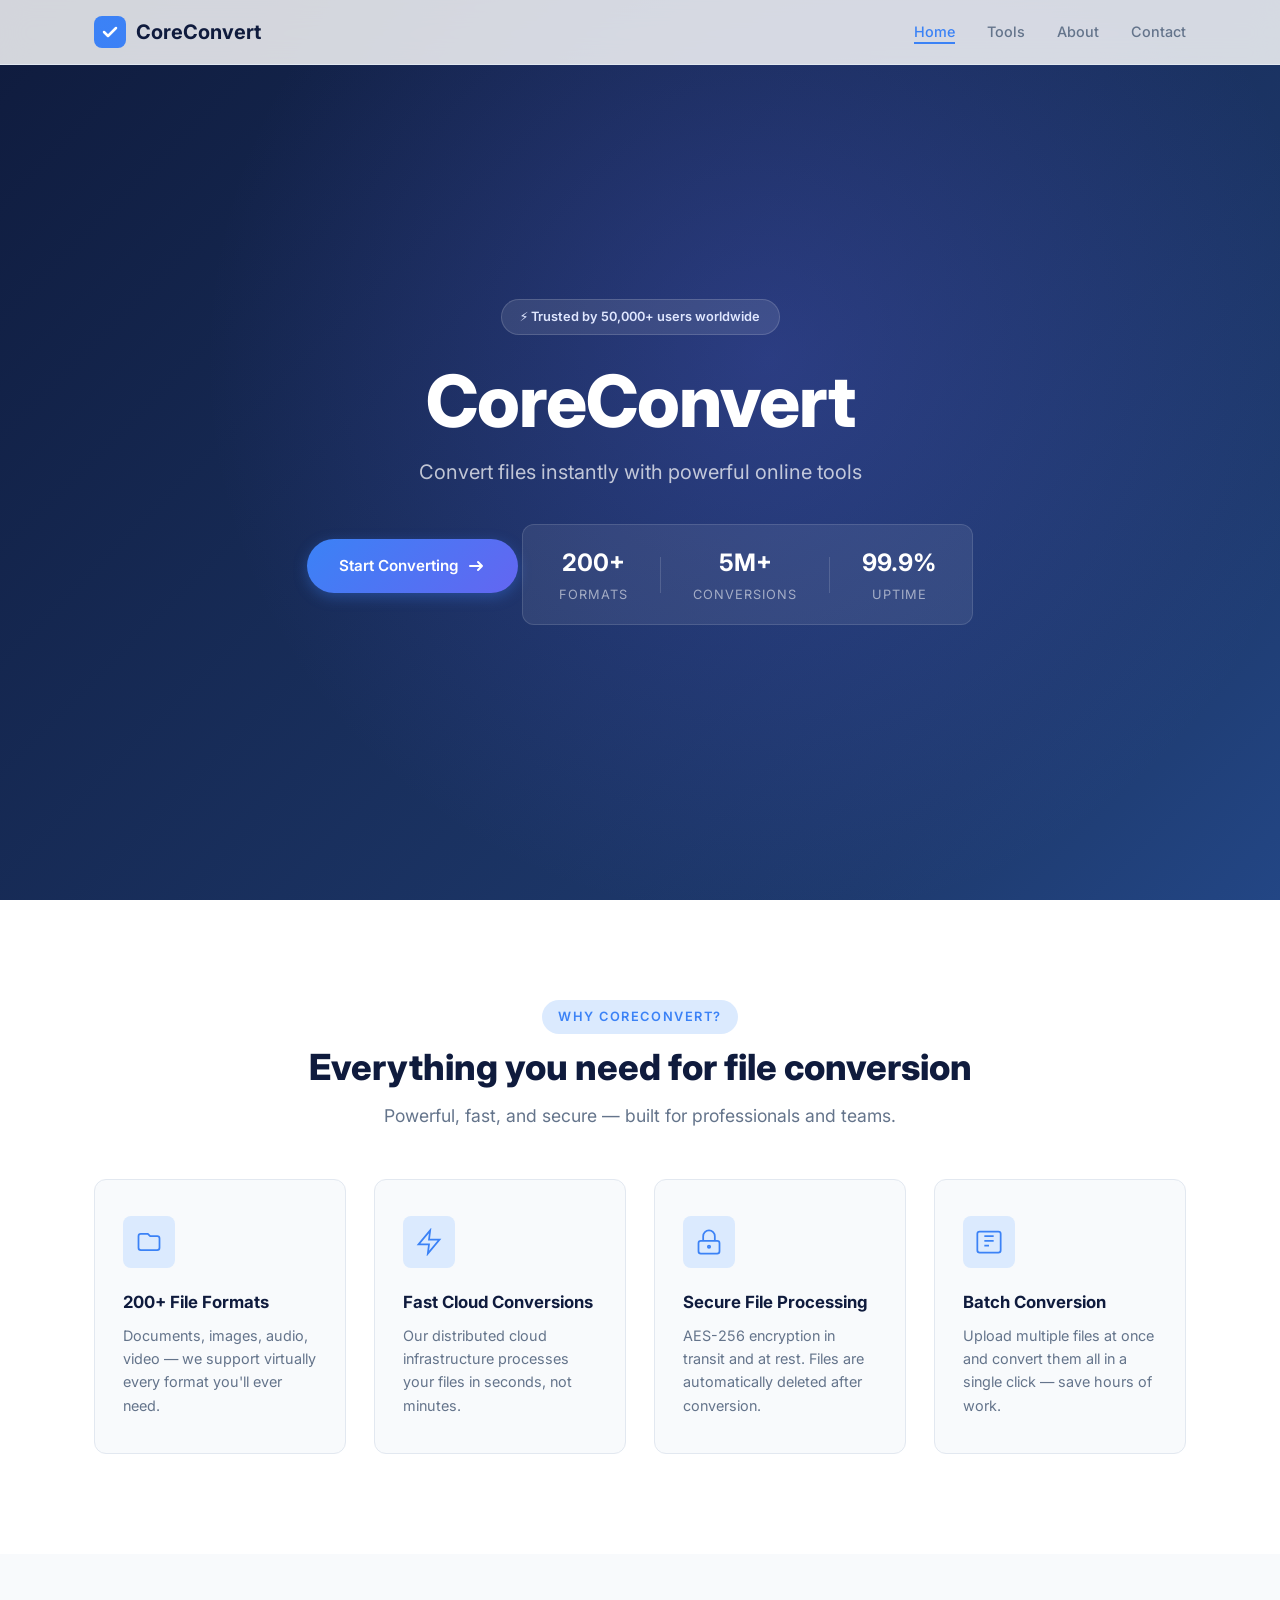
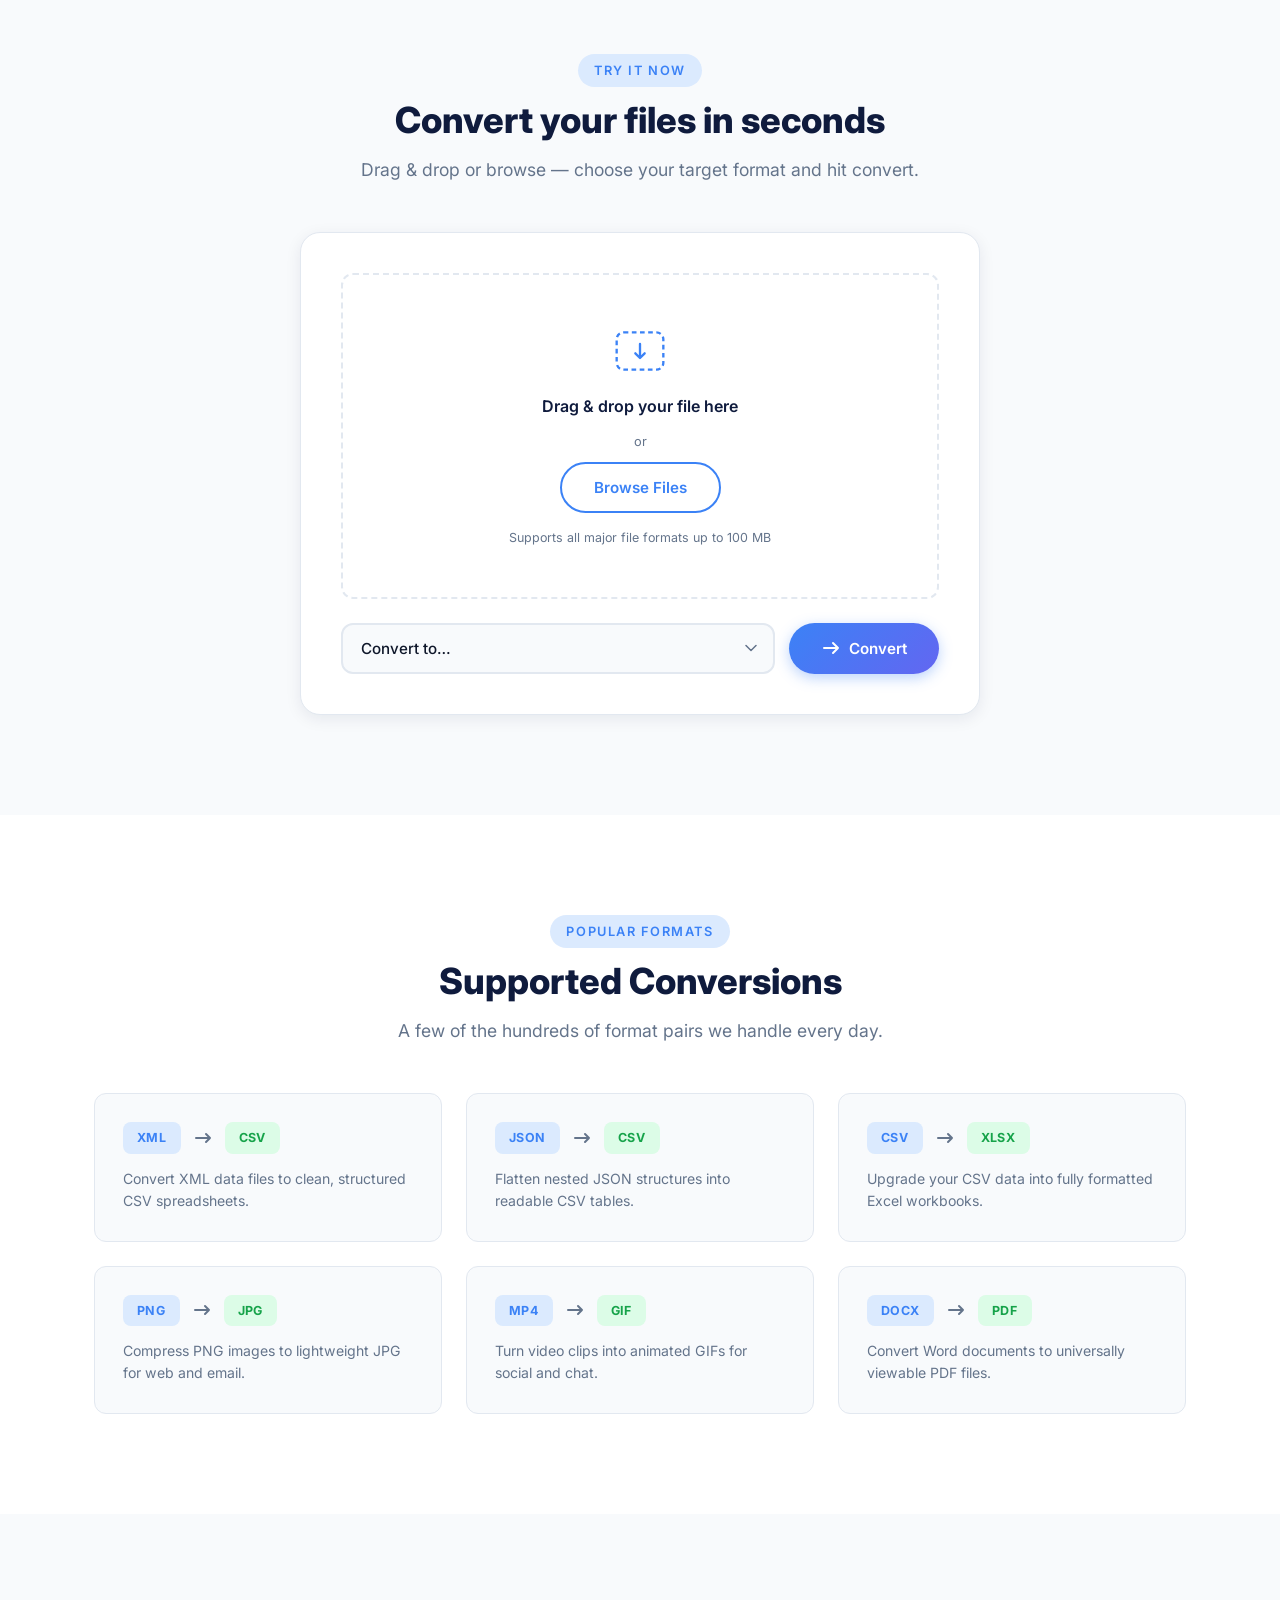
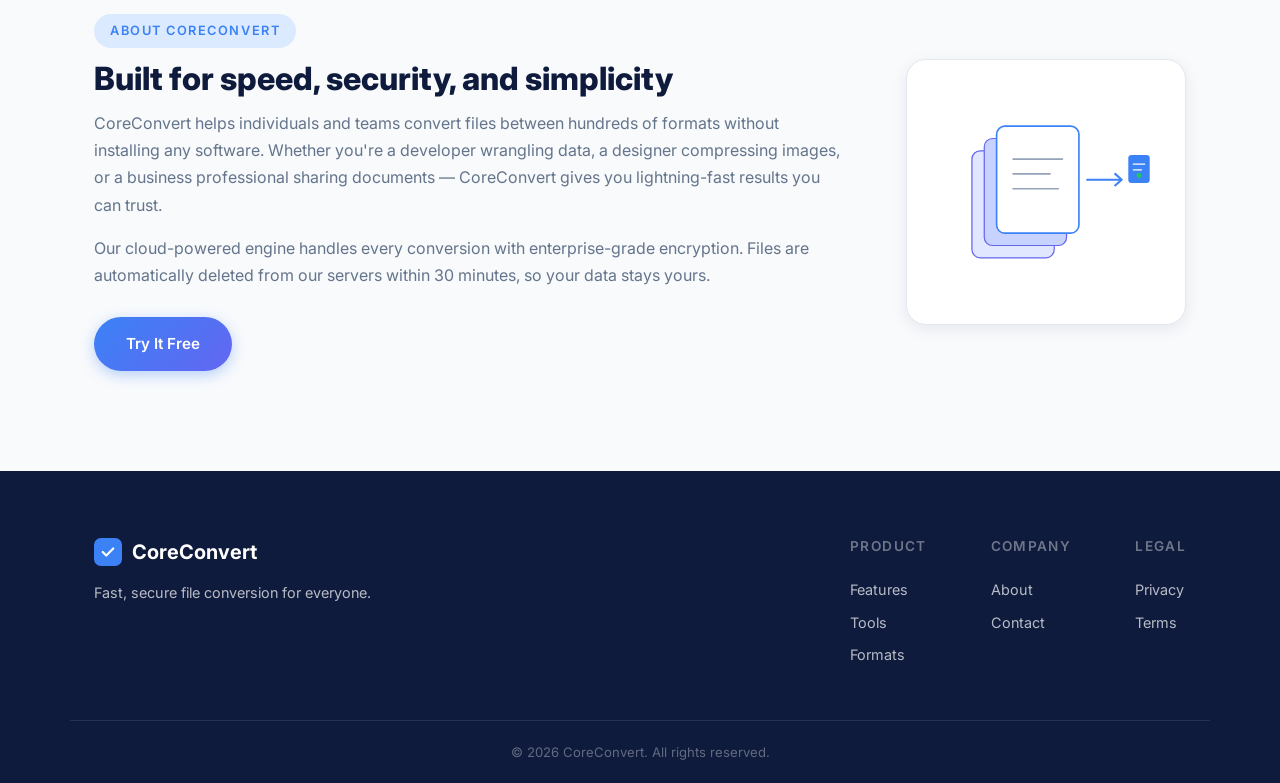
<file: CoreConvert/index.html>
<!DOCTYPE html>
<html lang="en">
<head>
  <meta charset="UTF-8" />
  <meta name="viewport" content="width=device-width, initial-scale=1.0" />
  <title>CoreConvert — Convert Files Instantly</title>
  <meta name="description" content="CoreConvert is a modern file conversion platform. Convert 200+ file formats quickly and securely — XML to CSV, JSON to CSV, PNG to JPG, DOCX to PDF and more." />

  <!-- Google Fonts — Inter -->
  <link rel="preconnect" href="https://fonts.googleapis.com" />
  <link rel="preconnect" href="https://fonts.gstatic.com" crossorigin />
  <link href="https://fonts.googleapis.com/css2?family=Inter:wght@400;500;600;700;800&display=swap" rel="stylesheet" />

  <!-- Stylesheet -->
  <link rel="stylesheet" href="css/style.css" />
</head>
<body>

  <!-- ========== NAVIGATION ========== -->
  <nav class="navbar" id="navbar">
    <div class="container nav-container">
      <!-- Logo -->
      <a href="#hero" class="nav-logo">
        <svg class="logo-icon" viewBox="0 0 32 32" width="32" height="32" fill="none">
          <rect rx="8" width="32" height="32" fill="url(#logoGrad)"/>
          <path d="M10 16l4 4 8-8" stroke="#fff" stroke-width="2.5" stroke-linecap="round" stroke-linejoin="round"/>
          <defs><linearGradient id="logoGrad" x1="0" y1="0" x2="32" y2="32"><stop stop-color="#3b82f6"/><stop offset="1" stop-color="#6366f1"/></linearGradient></defs>
        </svg>
        <span>CoreConvert</span>
      </a>

      <!-- Desktop links -->
      <ul class="nav-links" id="navLinks">
        <li><a href="#hero" class="nav-link active">Home</a></li>
        <li><a href="#converter" class="nav-link">Tools</a></li>
        <li><a href="#about" class="nav-link">About</a></li>
        <li><a href="#footer" class="nav-link">Contact</a></li>
      </ul>

      <!-- Mobile hamburger -->
      <button class="nav-hamburger" id="navHamburger" aria-label="Toggle menu">
        <span></span><span></span><span></span>
      </button>
    </div>
  </nav>

  <!-- ========== HERO SECTION ========== -->
  <section class="hero" id="hero">
    <div class="hero-bg"></div>
    <div class="container hero-content">
      <span class="hero-badge reveal">⚡ Trusted by 50,000+ users worldwide</span>
      <h1 class="hero-title reveal">CoreConvert</h1>
      <p class="hero-subtitle reveal">Convert files instantly with powerful online tools</p>
      <a href="#converter" class="btn btn-primary hero-cta reveal" id="ctaButton">
        Start Converting
        <svg width="20" height="20" viewBox="0 0 20 20" fill="none"><path d="M4 10h12m0 0l-4-4m4 4l-4 4" stroke="currentColor" stroke-width="2" stroke-linecap="round" stroke-linejoin="round"/></svg>
      </a>
      <div class="hero-stats reveal">
        <div class="stat"><span class="stat-number">200+</span><span class="stat-label">Formats</span></div>
        <div class="stat-divider"></div>
        <div class="stat"><span class="stat-number">5M+</span><span class="stat-label">Conversions</span></div>
        <div class="stat-divider"></div>
        <div class="stat"><span class="stat-number">99.9%</span><span class="stat-label">Uptime</span></div>
      </div>
    </div>
  </section>

  <!-- ========== FEATURES SECTION ========== -->
  <section class="features" id="features">
    <div class="container">
      <span class="section-tag reveal">Why CoreConvert?</span>
      <h2 class="section-title reveal">Everything you need for file conversion</h2>
      <p class="section-subtitle reveal">Powerful, fast, and secure — built for professionals and teams.</p>

      <div class="features-grid">
        <!-- Feature 1 -->
        <div class="feature-card reveal" id="feature-formats">
          <div class="feature-icon-wrap">
            <svg viewBox="0 0 24 24" width="28" height="28" fill="none" stroke="currentColor" stroke-width="1.5"><path d="M3 7v10a2 2 0 002 2h14a2 2 0 002-2V9a2 2 0 00-2-2h-6l-2-2H5a2 2 0 00-2 2z"/></svg>
          </div>
          <h3>200+ File Formats</h3>
          <p>Documents, images, audio, video — we support virtually every format you'll ever need.</p>
        </div>

        <!-- Feature 2 -->
        <div class="feature-card reveal" id="feature-speed">
          <div class="feature-icon-wrap">
            <svg viewBox="0 0 24 24" width="28" height="28" fill="none" stroke="currentColor" stroke-width="1.5"><path d="M13 2L3 14h9l-1 8 10-12h-9l1-8z"/></svg>
          </div>
          <h3>Fast Cloud Conversions</h3>
          <p>Our distributed cloud infrastructure processes your files in seconds, not minutes.</p>
        </div>

        <!-- Feature 3 -->
        <div class="feature-card reveal" id="feature-security">
          <div class="feature-icon-wrap">
            <svg viewBox="0 0 24 24" width="28" height="28" fill="none" stroke="currentColor" stroke-width="1.5"><rect x="3" y="11" width="18" height="11" rx="2"/><path d="M7 11V7a5 5 0 0110 0v4"/><circle cx="12" cy="16" r="1"/></svg>
          </div>
          <h3>Secure File Processing</h3>
          <p>AES-256 encryption in transit and at rest. Files are automatically deleted after conversion.</p>
        </div>

        <!-- Feature 4 -->
        <div class="feature-card reveal" id="feature-batch">
          <div class="feature-icon-wrap">
            <svg viewBox="0 0 24 24" width="28" height="28" fill="none" stroke="currentColor" stroke-width="1.5"><rect x="2" y="3" width="20" height="18" rx="2"/><path d="M8 7h8M8 11h8M8 15h4"/></svg>
          </div>
          <h3>Batch Conversion</h3>
          <p>Upload multiple files at once and convert them all in a single click — save hours of work.</p>
        </div>
      </div>
    </div>
  </section>

  <!-- ========== CONVERSION TOOL SECTION ========== -->
  <section class="converter" id="converter">
    <div class="container">
      <span class="section-tag reveal">Try It Now</span>
      <h2 class="section-title reveal">Convert your files in seconds</h2>
      <p class="section-subtitle reveal">Drag & drop or browse — choose your target format and hit convert.</p>

      <div class="converter-card reveal">
        <!-- Drop zone -->
        <div class="drop-zone" id="dropZone">
          <div class="drop-zone-content" id="dropZoneContent">
            <svg class="drop-zone-icon" viewBox="0 0 48 48" width="56" height="56" fill="none">
              <rect x="4" y="8" width="40" height="32" rx="6" stroke="#3b82f6" stroke-width="2" stroke-dasharray="4 3"/>
              <path d="M24 18v12m0 0l-4-4m4 4l4-4" stroke="#3b82f6" stroke-width="2" stroke-linecap="round" stroke-linejoin="round"/>
            </svg>
            <p class="drop-zone-text">Drag & drop your file here</p>
            <span class="drop-zone-or">or</span>
            <button class="btn btn-outline" id="browseBtn" type="button">Browse Files</button>
            <input type="file" id="fileInput" hidden />
            <p class="drop-zone-hint">Supports all major file formats up to 100 MB</p>
          </div>
          <!-- File info (shown after file is selected) -->
          <div class="file-info" id="fileInfo" style="display:none;">
            <svg class="file-info-icon" viewBox="0 0 24 24" width="40" height="40" fill="none" stroke="#3b82f6" stroke-width="1.5"><path d="M14 2H6a2 2 0 00-2 2v16a2 2 0 002 2h12a2 2 0 002-2V8z"/><polyline points="14 2 14 8 20 8"/></svg>
            <div class="file-info-details">
              <span class="file-info-name" id="fileName">—</span>
              <span class="file-info-size" id="fileSize">—</span>
            </div>
            <button class="file-info-remove" id="fileRemoveBtn" type="button" aria-label="Remove file">&times;</button>
          </div>
        </div>

        <!-- Controls row -->
        <div class="converter-controls">
          <div class="select-wrapper">
            <label for="formatSelect" class="sr-only">Convert to</label>
            <select id="formatSelect" class="format-select">
              <option value="" selected disabled>Convert to…</option>
              <optgroup label="Documents">
                <option value="pdf">PDF</option>
                <option value="docx">DOCX</option>
                <option value="txt">TXT</option>
                <option value="html">HTML</option>
                <option value="md">Markdown (.md)</option>
              </optgroup>
              <optgroup label="Data / Spreadsheet">
                <option value="csv">CSV</option>
                <option value="xlsx">XLSX</option>
                <option value="json">JSON</option>
              </optgroup>
              <optgroup label="Images">
                <option value="jpg">JPG</option>
                <option value="png">PNG</option>
                <option value="gif">GIF</option>
                <option value="bmp">BMP</option>
                <option value="webp">WEBP</option>
              </optgroup>
              <optgroup label="Audio">
                <option value="mp3">MP3</option>
                <option value="wav">WAV</option>
                <option value="ogg">OGG</option>
                <option value="flac">FLAC</option>
              </optgroup>
              <optgroup label="Video">
                <option value="mp4">MP4</option>
                <option value="avi">AVI</option>
                <option value="mov">MOV</option>
                <option value="mkv">MKV</option>
              </optgroup>
              <optgroup label="Archives">
                <option value="zip">ZIP</option>
                <option value="tar">TAR</option>
              </optgroup>
            </select>
          </div>
          <button class="btn btn-primary btn-convert" id="convertBtn" type="button">
            <svg width="20" height="20" viewBox="0 0 20 20" fill="none"><path d="M17 10l-5-5m5 5l-5 5m5-5H3" stroke="currentColor" stroke-width="2" stroke-linecap="round" stroke-linejoin="round"/></svg>
            Convert
          </button>
        </div>

        <!-- Progress bar -->
        <div class="progress-wrapper" id="progressWrapper" style="display:none;">
          <div class="progress-bar">
            <div class="progress-fill" id="progressFill"></div>
          </div>
          <span class="progress-text" id="progressText">0%</span>
        </div>

        <!-- Toast / result -->
        <div class="toast" id="toast" style="display:none;">
          <svg id="toastIconSuccess" width="22" height="22" viewBox="0 0 22 22" fill="none"><circle cx="11" cy="11" r="10" stroke="#22c55e" stroke-width="2"/><path d="M7 11l3 3 5-5" stroke="#22c55e" stroke-width="2" stroke-linecap="round" stroke-linejoin="round"/></svg>
          <svg id="toastIconError" width="22" height="22" viewBox="0 0 22 22" fill="none" style="display:none;"><circle cx="11" cy="11" r="10" stroke="#ef4444" stroke-width="2"/><path d="M7 7l8 8M15 7l-8 8" stroke="#ef4444" stroke-width="2" stroke-linecap="round"/></svg>
          <span id="toastText">Conversion complete!</span>
          <button class="btn btn-download" id="downloadBtn" type="button">
            <svg width="18" height="18" viewBox="0 0 18 18" fill="none"><path d="M9 3v8m0 0l-3-3m3 3l3-3M3 13v1a2 2 0 002 2h8a2 2 0 002-2v-1" stroke="currentColor" stroke-width="1.8" stroke-linecap="round" stroke-linejoin="round"/></svg>
            Download
          </button>
        </div>
      </div>
    </div>
  </section>

  <!-- ========== SUPPORTED CONVERSIONS ========== -->
  <section class="conversions" id="conversions">
    <div class="container">
      <span class="section-tag reveal">Popular Formats</span>
      <h2 class="section-title reveal">Supported Conversions</h2>
      <p class="section-subtitle reveal">A few of the hundreds of format pairs we handle every day.</p>

      <div class="conversions-grid">
        <!-- Card 1 -->
        <div class="conversion-card reveal" id="conv-xml-csv">
          <div class="conv-icons">
            <span class="conv-badge from">XML</span>
            <svg class="conv-arrow" width="24" height="24" viewBox="0 0 24 24" fill="none"><path d="M5 12h14m0 0l-4-4m4 4l-4 4" stroke="currentColor" stroke-width="2" stroke-linecap="round" stroke-linejoin="round"/></svg>
            <span class="conv-badge to">CSV</span>
          </div>
          <p>Convert XML data files to clean, structured CSV spreadsheets.</p>
        </div>

        <!-- Card 2 -->
        <div class="conversion-card reveal" id="conv-json-csv">
          <div class="conv-icons">
            <span class="conv-badge from">JSON</span>
            <svg class="conv-arrow" width="24" height="24" viewBox="0 0 24 24" fill="none"><path d="M5 12h14m0 0l-4-4m4 4l-4 4" stroke="currentColor" stroke-width="2" stroke-linecap="round" stroke-linejoin="round"/></svg>
            <span class="conv-badge to">CSV</span>
          </div>
          <p>Flatten nested JSON structures into readable CSV tables.</p>
        </div>

        <!-- Card 3 -->
        <div class="conversion-card reveal" id="conv-csv-xlsx">
          <div class="conv-icons">
            <span class="conv-badge from">CSV</span>
            <svg class="conv-arrow" width="24" height="24" viewBox="0 0 24 24" fill="none"><path d="M5 12h14m0 0l-4-4m4 4l-4 4" stroke="currentColor" stroke-width="2" stroke-linecap="round" stroke-linejoin="round"/></svg>
            <span class="conv-badge to">XLSX</span>
          </div>
          <p>Upgrade your CSV data into fully formatted Excel workbooks.</p>
        </div>

        <!-- Card 4 -->
        <div class="conversion-card reveal" id="conv-png-jpg">
          <div class="conv-icons">
            <span class="conv-badge from">PNG</span>
            <svg class="conv-arrow" width="24" height="24" viewBox="0 0 24 24" fill="none"><path d="M5 12h14m0 0l-4-4m4 4l-4 4" stroke="currentColor" stroke-width="2" stroke-linecap="round" stroke-linejoin="round"/></svg>
            <span class="conv-badge to">JPG</span>
          </div>
          <p>Compress PNG images to lightweight JPG for web and email.</p>
        </div>

        <!-- Card 5 -->
        <div class="conversion-card reveal" id="conv-mp4-gif">
          <div class="conv-icons">
            <span class="conv-badge from">MP4</span>
            <svg class="conv-arrow" width="24" height="24" viewBox="0 0 24 24" fill="none"><path d="M5 12h14m0 0l-4-4m4 4l-4 4" stroke="currentColor" stroke-width="2" stroke-linecap="round" stroke-linejoin="round"/></svg>
            <span class="conv-badge to">GIF</span>
          </div>
          <p>Turn video clips into animated GIFs for social and chat.</p>
        </div>

        <!-- Card 6 -->
        <div class="conversion-card reveal" id="conv-docx-pdf">
          <div class="conv-icons">
            <span class="conv-badge from">DOCX</span>
            <svg class="conv-arrow" width="24" height="24" viewBox="0 0 24 24" fill="none"><path d="M5 12h14m0 0l-4-4m4 4l-4 4" stroke="currentColor" stroke-width="2" stroke-linecap="round" stroke-linejoin="round"/></svg>
            <span class="conv-badge to">PDF</span>
          </div>
          <p>Convert Word documents to universally viewable PDF files.</p>
        </div>
      </div>
    </div>
  </section>

  <!-- ========== ABOUT SECTION ========== -->
  <section class="about" id="about">
    <div class="container about-inner">
      <div class="about-text reveal">
        <span class="section-tag">About CoreConvert</span>
        <h2 class="section-title">Built for speed, security, and simplicity</h2>
        <p>CoreConvert helps individuals and teams convert files between hundreds of formats without installing any software. Whether you're a developer wrangling data, a designer compressing images, or a business professional sharing documents — CoreConvert gives you lightning-fast results you can trust.</p>
        <p>Our cloud-powered engine handles every conversion with enterprise-grade encryption. Files are automatically deleted from our servers within 30 minutes, so your data stays yours.</p>
        <a href="#converter" class="btn btn-primary">Try It Free</a>
      </div>
      <div class="about-visual reveal">
        <div class="about-illustration">
          <svg viewBox="0 0 260 200" fill="none" width="260" height="200">
            <!-- Stylised file stack illustration -->
            <rect x="40" y="50" width="100" height="130" rx="10" fill="#e0e7ff" stroke="#6366f1" stroke-width="1.5"/>
            <rect x="55" y="35" width="100" height="130" rx="10" fill="#c7d2fe" stroke="#6366f1" stroke-width="1.5"/>
            <rect x="70" y="20" width="100" height="130" rx="10" fill="#fff" stroke="#3b82f6" stroke-width="2"/>
            <path d="M90 60h60M90 78h45M90 96h55" stroke="#94a3b8" stroke-width="2" stroke-linecap="round"/>
            <!-- Arrow -->
            <path d="M180 85h40" stroke="#3b82f6" stroke-width="2.5" stroke-linecap="round"/>
            <path d="M214 78l8 7-8 7" stroke="#3b82f6" stroke-width="2.5" stroke-linecap="round" stroke-linejoin="round"/>
            <!-- Converted file -->
            <rect x="230" y="55" width="26" height="34" rx="4" fill="#3b82f6"/>
            <path d="M236 66h14M236 73h10" stroke="#fff" stroke-width="1.5" stroke-linecap="round"/>
            <circle cx="243" cy="80" r="3" fill="#22c55e"/>
          </svg>
        </div>
      </div>
    </div>
  </section>

  <!-- ========== FOOTER ========== -->
  <footer class="footer" id="footer">
    <div class="container footer-inner">
      <div class="footer-brand">
        <a href="#hero" class="nav-logo">
          <svg class="logo-icon" viewBox="0 0 32 32" width="28" height="28" fill="none">
            <rect rx="8" width="32" height="32" fill="url(#logoGrad2)"/>
            <path d="M10 16l4 4 8-8" stroke="#fff" stroke-width="2.5" stroke-linecap="round" stroke-linejoin="round"/>
            <defs><linearGradient id="logoGrad2" x1="0" y1="0" x2="32" y2="32"><stop stop-color="#3b82f6"/><stop offset="1" stop-color="#6366f1"/></linearGradient></defs>
          </svg>
          <span>CoreConvert</span>
        </a>
        <p class="footer-tagline">Fast, secure file conversion for everyone.</p>
      </div>

      <div class="footer-links-group">
        <div class="footer-col">
          <h4>Product</h4>
          <ul>
            <li><a href="#features">Features</a></li>
            <li><a href="#converter">Tools</a></li>
            <li><a href="#conversions">Formats</a></li>
          </ul>
        </div>
        <div class="footer-col">
          <h4>Company</h4>
          <ul>
            <li><a href="#about">About</a></li>
            <li><a href="contact.html">Contact</a></li>
          </ul>
        </div>
        <div class="footer-col">
          <h4>Legal</h4>
          <ul>
            <li><a href="privacy.html">Privacy</a></li>
            <li><a href="terms.html">Terms</a></li>
          </ul>
        </div>
      </div>
    </div>

    <div class="container footer-bottom">
      <p>&copy; 2026 CoreConvert. All rights reserved.</p>
    </div>
  </footer>

  <!-- JavaScript -->
  <script src="js/main.js"></script>
</body>
</html>
</file>
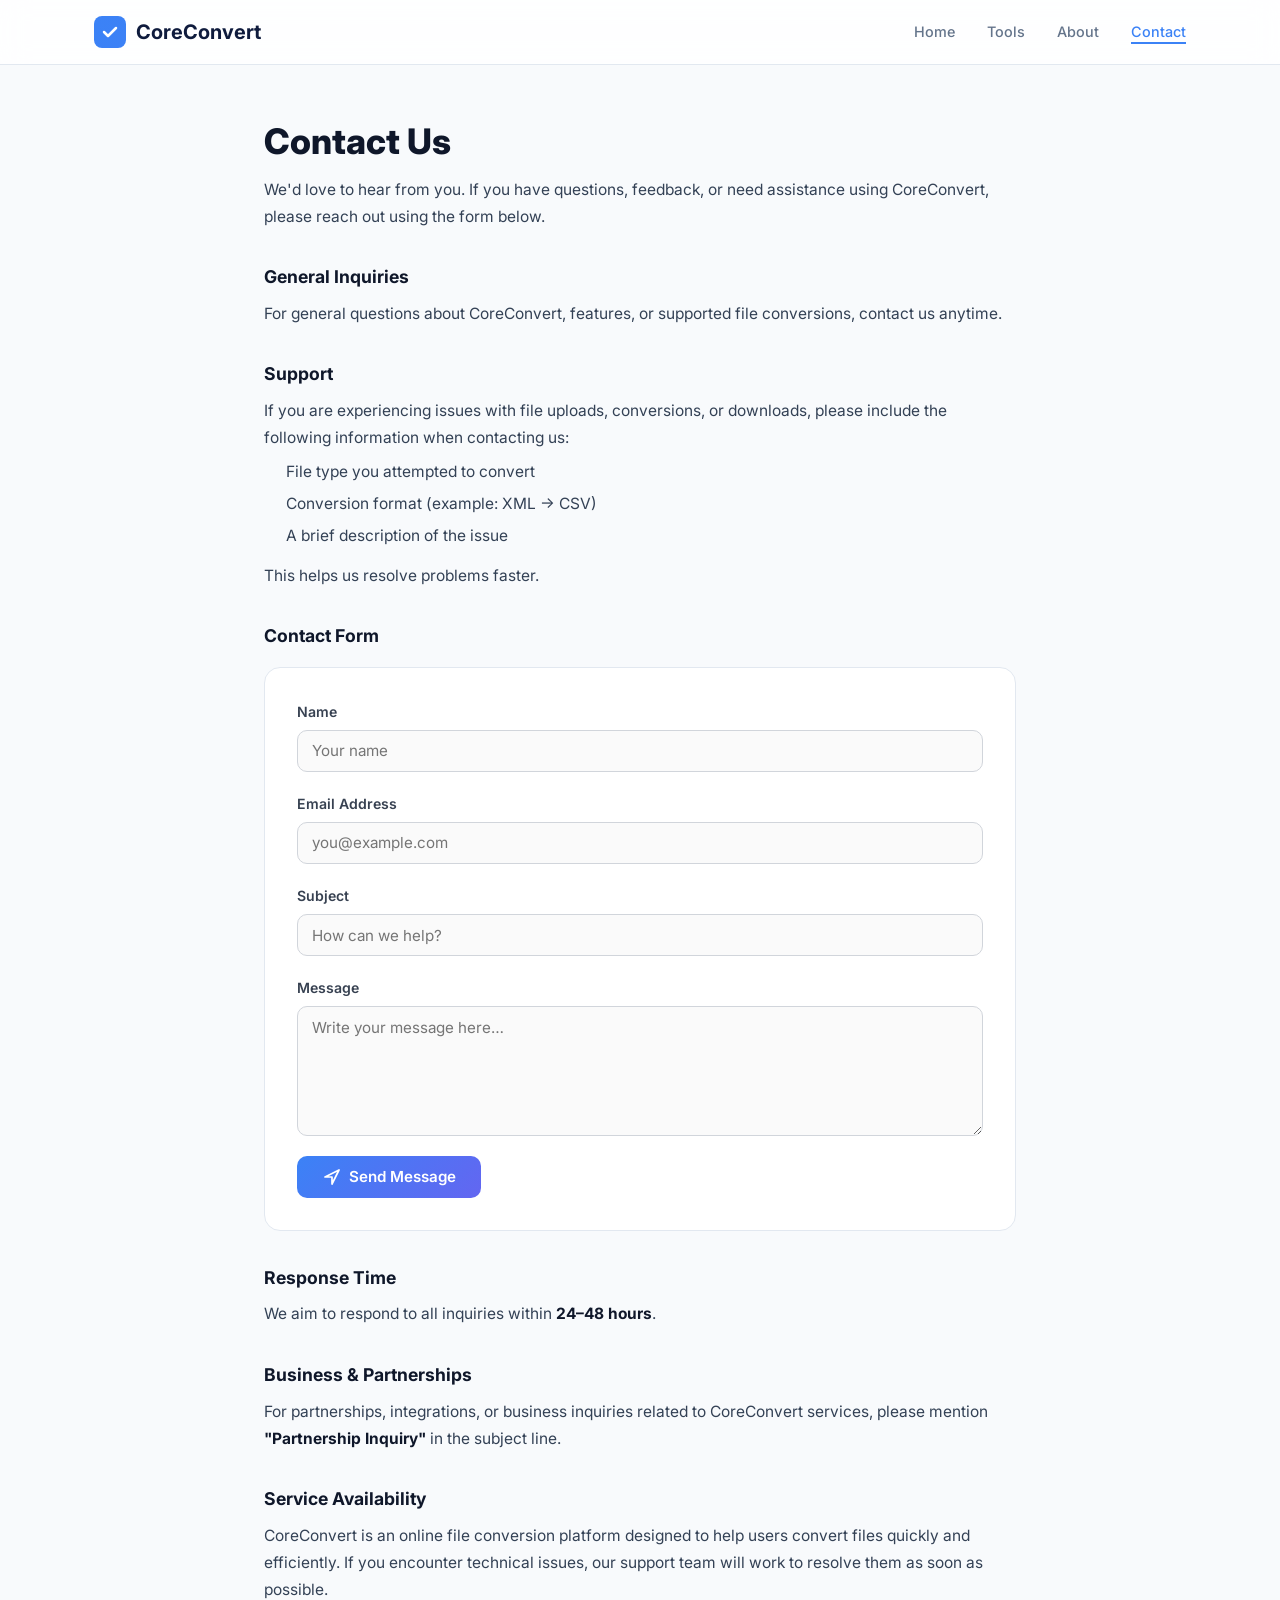
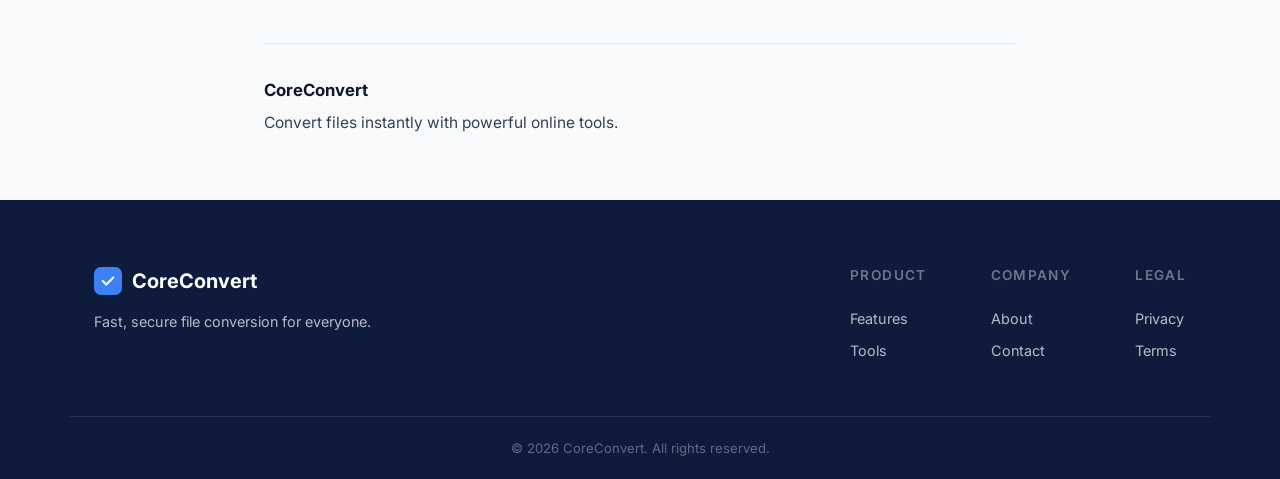
<file: CoreConvert/contact.html>
<!DOCTYPE html>
<html lang="en">
<head>
  <meta charset="UTF-8" />
  <meta name="viewport" content="width=device-width, initial-scale=1.0" />
  <title>Contact Us — CoreConvert</title>
  <link rel="preconnect" href="https://fonts.googleapis.com" />
  <link rel="preconnect" href="https://fonts.gstatic.com" crossorigin />
  <link href="https://fonts.googleapis.com/css2?family=Inter:wght@400;500;600;700;800&display=swap" rel="stylesheet" />
  <link rel="stylesheet" href="css/style.css" />
  <style>
    .contact-wrap {
      max-width: 800px;
      margin: 0 auto;
      padding: 7rem 1.5rem 4rem;
    }
    .contact-wrap h1 {
      font-size: 2.2rem;
      font-weight: 800;
      margin-bottom: 0.25rem;
    }
    .contact-wrap h2 {
      font-size: 1.1rem;
      font-weight: 700;
      margin: 2rem 0 0.5rem;
      color: var(--text, #0f172a);
    }
    .contact-wrap p,
    .contact-wrap li {
      font-size: 0.97rem;
      line-height: 1.75;
      color: var(--text-muted, #334155);
    }
    .contact-wrap ul {
      padding-left: 1.4rem;
      margin: 0.4rem 0 0.8rem;
    }
    .contact-wrap li { margin-bottom: 0.3rem; }
    .contact-wrap strong { color: var(--text, #0f172a); }
    hr.divider {
      border: none;
      border-top: 1px solid #e2e8f0;
      margin: 2.5rem 0;
    }

    /* ── Form ─────────────────────────────────────────────────── */
    .contact-form {
      background: #fff;
      border: 1px solid #e2e8f0;
      border-radius: 16px;
      padding: 2rem;
      margin-top: 1rem;
      display: flex;
      flex-direction: column;
      gap: 1.25rem;
    }
    .form-group { display: flex; flex-direction: column; gap: 0.4rem; }
    .form-group label {
      font-size: 0.88rem;
      font-weight: 600;
      color: #374151;
    }
    .form-group input,
    .form-group textarea {
      padding: 0.65rem 0.9rem;
      border: 1.5px solid #d1d5db;
      border-radius: 10px;
      font-family: inherit;
      font-size: 0.95rem;
      color: #0f172a;
      background: #fafafa;
      transition: border-color .2s, box-shadow .2s;
      outline: none;
    }
    .form-group input:focus,
    .form-group textarea:focus {
      border-color: #3b82f6;
      box-shadow: 0 0 0 3px rgba(59,130,246,.12);
      background: #fff;
    }
    .form-group textarea {
      resize: vertical;
      min-height: 130px;
    }
    .btn-send {
      align-self: flex-start;
      display: inline-flex;
      align-items: center;
      gap: 0.5rem;
      padding: 0.7rem 1.6rem;
      background: linear-gradient(135deg, #3b82f6, #6366f1);
      color: #fff;
      font-weight: 600;
      font-size: 0.95rem;
      border: none;
      border-radius: 10px;
      cursor: pointer;
      transition: opacity .2s, transform .1s;
    }
    .btn-send:hover   { opacity: 0.9; }
    .btn-send:active  { transform: scale(0.98); }
    .btn-send:disabled { opacity: 0.55; cursor: not-allowed; }

    /* ── Feedback banner ──────────────────────────────────────── */
    .form-feedback {
      display: none;
      align-items: center;
      gap: 0.6rem;
      padding: 0.75rem 1rem;
      border-radius: 10px;
      font-size: 0.92rem;
      font-weight: 500;
    }
    .form-feedback.success {
      background: #f0fdf4;
      border: 1px solid #86efac;
      color: #166534;
    }
    .form-feedback.error {
      background: #fef2f2;
      border: 1px solid #fca5a5;
      color: #991b1b;
    }

    /* ── Brand footer blurb ───────────────────────────────────── */
    .brand-blurb {
      margin-top: 2.5rem;
      padding-top: 2rem;
      border-top: 1px solid #e2e8f0;
    }
    .brand-blurb strong { font-size: 1.05rem; }
    .brand-blurb p { margin: 0.25rem 0 0; }
  </style>
</head>
<body>

  <!-- ========== NAVIGATION ========== -->
  <nav class="navbar" id="navbar">
    <div class="container nav-container">
      <a href="index.html" class="nav-logo">
        <svg class="logo-icon" viewBox="0 0 32 32" width="32" height="32" fill="none">
          <rect rx="8" width="32" height="32" fill="url(#lgC)"/>
          <path d="M10 16l4 4 8-8" stroke="#fff" stroke-width="2.5" stroke-linecap="round" stroke-linejoin="round"/>
          <defs><linearGradient id="lgC" x1="0" y1="0" x2="32" y2="32"><stop stop-color="#3b82f6"/><stop offset="1" stop-color="#6366f1"/></linearGradient></defs>
        </svg>
        <span>CoreConvert</span>
      </a>
      <ul class="nav-links" id="navLinks">
        <li><a href="index.html" class="nav-link">Home</a></li>
        <li><a href="index.html#converter" class="nav-link">Tools</a></li>
        <li><a href="index.html#about" class="nav-link">About</a></li>
        <li><a href="contact.html" class="nav-link active">Contact</a></li>
      </ul>
      <button class="nav-hamburger" id="navHamburger" aria-label="Toggle menu">
        <span></span><span></span><span></span>
      </button>
    </div>
  </nav>

  <!-- ========== CONTENT ========== -->
  <main class="contact-wrap">
    <h1>Contact Us</h1>
    <p>We'd love to hear from you. If you have questions, feedback, or need assistance using CoreConvert, please reach out using the form below.</p>

    <h2>General Inquiries</h2>
    <p>For general questions about CoreConvert, features, or supported file conversions, contact us anytime.</p>

    <h2>Support</h2>
    <p>If you are experiencing issues with file uploads, conversions, or downloads, please include the following information when contacting us:</p>
    <ul>
      <li>File type you attempted to convert</li>
      <li>Conversion format (example: XML → CSV)</li>
      <li>A brief description of the issue</li>
    </ul>
    <p>This helps us resolve problems faster.</p>

    <h2>Contact Form</h2>

    <div id="formFeedback" class="form-feedback" role="alert"></div>

    <form class="contact-form" id="contactForm" novalidate>
      <div class="form-group">
        <label for="contactName">Name</label>
        <input type="text" id="contactName" name="name" placeholder="Your name" required />
      </div>
      <div class="form-group">
        <label for="contactEmail">Email Address</label>
        <input type="email" id="contactEmail" name="email" placeholder="you@example.com" required />
      </div>
      <div class="form-group">
        <label for="contactSubject">Subject</label>
        <input type="text" id="contactSubject" name="subject" placeholder="How can we help?" required />
      </div>
      <div class="form-group">
        <label for="contactMessage">Message</label>
        <textarea id="contactMessage" name="message" placeholder="Write your message here…" required></textarea>
      </div>
      <button class="btn-send" type="submit" id="sendBtn">
        <svg width="18" height="18" viewBox="0 0 18 18" fill="none">
          <path d="M2 9l14-7-7 14V9H2z" stroke="currentColor" stroke-width="1.7" stroke-linejoin="round"/>
        </svg>
        Send Message
      </button>
    </form>

    <h2>Response Time</h2>
    <p>We aim to respond to all inquiries within <strong>24–48 hours</strong>.</p>

    <h2>Business &amp; Partnerships</h2>
    <p>For partnerships, integrations, or business inquiries related to CoreConvert services, please mention <strong>"Partnership Inquiry"</strong> in the subject line.</p>

    <h2>Service Availability</h2>
    <p>CoreConvert is an online file conversion platform designed to help users convert files quickly and efficiently. If you encounter technical issues, our support team will work to resolve them as soon as possible.</p>

    <div class="brand-blurb">
      <strong>CoreConvert</strong>
      <p>Convert files instantly with powerful online tools.</p>
    </div>
  </main>

  <!-- ========== FOOTER ========== -->
  <footer class="footer">
    <div class="container footer-inner">
      <div class="footer-brand">
        <a href="index.html" class="nav-logo">
          <svg class="logo-icon" viewBox="0 0 32 32" width="28" height="28" fill="none">
            <rect rx="8" width="32" height="32" fill="url(#lgC2)"/>
            <path d="M10 16l4 4 8-8" stroke="#fff" stroke-width="2.5" stroke-linecap="round" stroke-linejoin="round"/>
            <defs><linearGradient id="lgC2" x1="0" y1="0" x2="32" y2="32"><stop stop-color="#3b82f6"/><stop offset="1" stop-color="#6366f1"/></linearGradient></defs>
          </svg>
          <span>CoreConvert</span>
        </a>
        <p class="footer-tagline">Fast, secure file conversion for everyone.</p>
      </div>
      <div class="footer-links-group">
        <div class="footer-col">
          <h4>Product</h4>
          <ul>
            <li><a href="index.html#features">Features</a></li>
            <li><a href="index.html#converter">Tools</a></li>
          </ul>
        </div>
        <div class="footer-col">
          <h4>Company</h4>
          <ul>
            <li><a href="index.html#about">About</a></li>
            <li><a href="contact.html">Contact</a></li>
          </ul>
        </div>
        <div class="footer-col">
          <h4>Legal</h4>
          <ul>
            <li><a href="privacy.html">Privacy</a></li>
            <li><a href="terms.html">Terms</a></li>
          </ul>
        </div>
      </div>
    </div>
    <div class="container footer-bottom">
      <p>&copy; 2026 CoreConvert. All rights reserved.</p>
    </div>
  </footer>

  <script>
    // Hamburger
    document.getElementById('navHamburger').addEventListener('click', function () {
      this.classList.toggle('active');
      document.getElementById('navLinks').classList.toggle('active');
    });
    // Navbar tint
    const nb = document.getElementById('navbar');
    window.addEventListener('scroll', () => {
      nb.style.background = window.scrollY > 40 ? 'rgba(255,255,255,.95)' : 'rgba(255,255,255,.82)';
    }, { passive: true });

    // ── Contact form submit ────────────────────────────────────
    // Get your free key at https://web3forms.com/ — enter rajveerpd14@gmail.com
    // then paste the key you receive here:
    const WEB3FORMS_KEY = 'f2df8f6d-649e-459a-9877-e014590f876c';

    const form      = document.getElementById('contactForm');
    const sendBtn   = document.getElementById('sendBtn');
    const feedback  = document.getElementById('formFeedback');

    function showFeedback(type, msg) {
      feedback.className = 'form-feedback ' + type;
      feedback.textContent = msg;
      feedback.style.display = 'flex';
      feedback.scrollIntoView({ behavior: 'smooth', block: 'nearest' });
    }

    form.addEventListener('submit', async (e) => {
      e.preventDefault();

      const name    = document.getElementById('contactName').value.trim();
      const email   = document.getElementById('contactEmail').value.trim();
      const subject = document.getElementById('contactSubject').value.trim();
      const message = document.getElementById('contactMessage').value.trim();

      if (!name || !email || !subject || !message) {
        showFeedback('error', 'Please fill in all fields before sending.');
        return;
      }

      if (WEB3FORMS_KEY === 'YOUR_WEB3FORMS_ACCESS_KEY') {
        showFeedback('error', 'Contact form not configured yet. Get a free key at web3forms.com and paste it into contact.html.');
        return;
      }

      sendBtn.disabled = true;
      sendBtn.textContent = 'Sending…';
      feedback.style.display = 'none';

      try {
        const res = await fetch('https://api.web3forms.com/submit', {
          method: 'POST',
          headers: { 'Content-Type': 'application/json', 'Accept': 'application/json' },
          body: JSON.stringify({
            access_key: WEB3FORMS_KEY,
            name, email, subject, message,
          }),
        });

        const data = await res.json();

        if (!res.ok || !data.success) throw new Error(data.message || 'Failed to send message.');

        showFeedback('success', "Message sent! We'll get back to you within 24–48 hours.");
        form.reset();
      } catch (err) {
        showFeedback('error', err.message);
      } finally {
        sendBtn.disabled = false;
        sendBtn.innerHTML = `
          <svg width="18" height="18" viewBox="0 0 18 18" fill="none">
            <path d="M2 9l14-7-7 14V9H2z" stroke="currentColor" stroke-width="1.7" stroke-linejoin="round"/>
          </svg>
          Send Message`;
      }
    });
  </script>
</body>
</html>
</file>
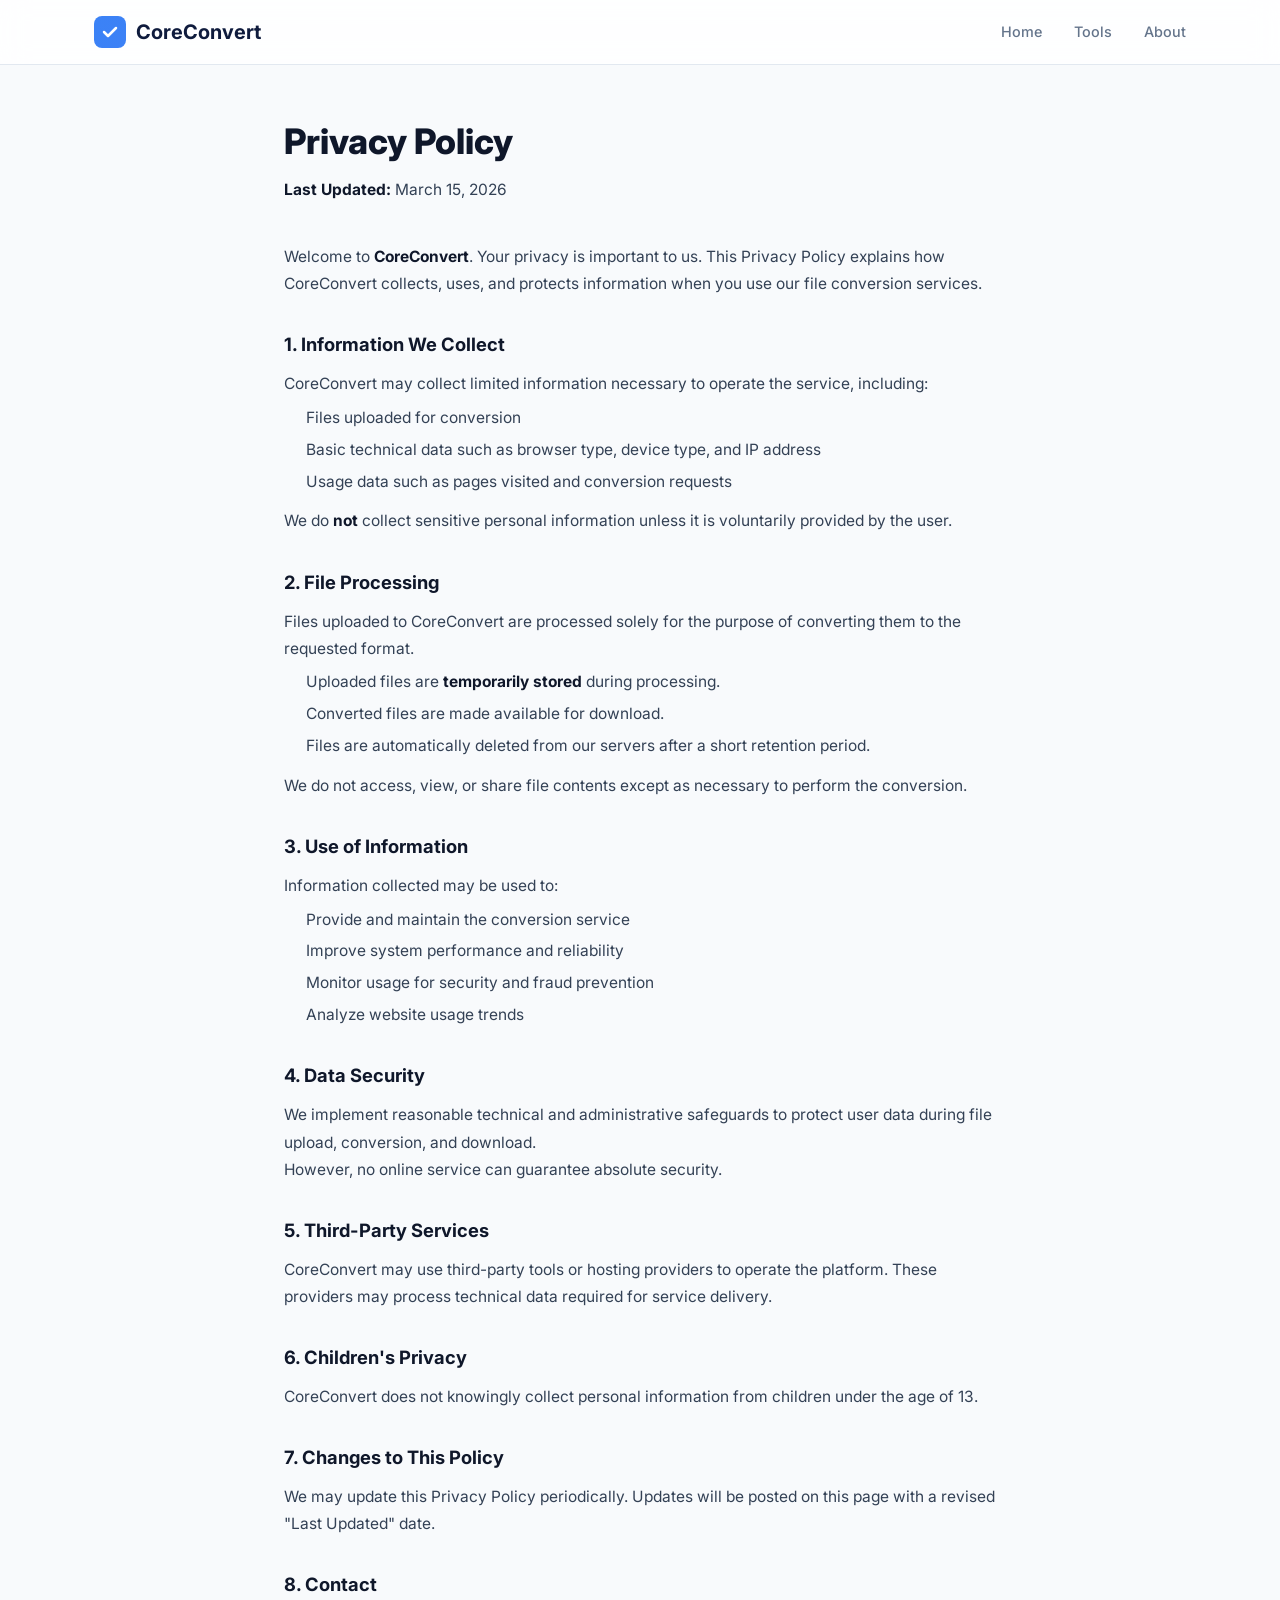
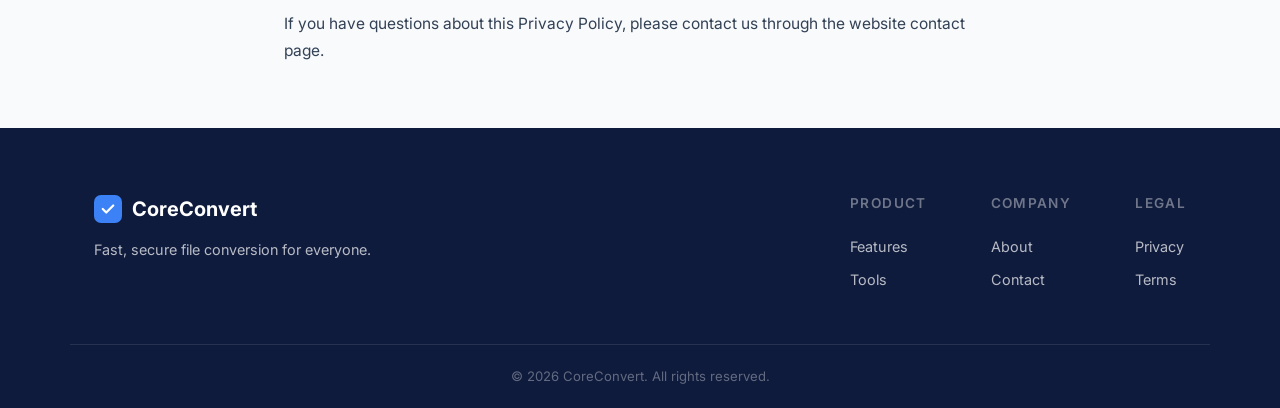
<file: CoreConvert/privacy.html>
<!DOCTYPE html>
<html lang="en">
<head>
  <meta charset="UTF-8" />
  <meta name="viewport" content="width=device-width, initial-scale=1.0" />
  <title>Privacy Policy — CoreConvert</title>
  <link rel="preconnect" href="https://fonts.googleapis.com" />
  <link rel="preconnect" href="https://fonts.gstatic.com" crossorigin />
  <link href="https://fonts.googleapis.com/css2?family=Inter:wght@400;500;600;700;800&display=swap" rel="stylesheet" />
  <link rel="stylesheet" href="css/style.css" />
  <style>
    .policy-wrap {
      max-width: 760px;
      margin: 0 auto;
      padding: 7rem 1.5rem 4rem;
    }
    .policy-wrap h1 {
      font-size: 2.2rem;
      font-weight: 800;
      margin-bottom: 0.25rem;
    }
    .policy-meta {
      color: var(--text-muted, #64748b);
      font-size: 0.9rem;
      margin-bottom: 2.5rem;
    }
    .policy-wrap h2 {
      font-size: 1.15rem;
      font-weight: 700;
      margin: 2rem 0 0.6rem;
      color: var(--text, #0f172a);
    }
    .policy-wrap p,
    .policy-wrap li {
      font-size: 0.97rem;
      line-height: 1.75;
      color: var(--text-muted, #334155);
    }
    .policy-wrap ul {
      padding-left: 1.4rem;
      margin: 0.4rem 0 0.8rem;
    }
    .policy-wrap li { margin-bottom: 0.3rem; }
    .policy-wrap strong { color: var(--text, #0f172a); }
  </style>
</head>
<body>

  <!-- ========== NAVIGATION ========== -->
  <nav class="navbar" id="navbar">
    <div class="container nav-container">
      <a href="index.html" class="nav-logo">
        <svg class="logo-icon" viewBox="0 0 32 32" width="32" height="32" fill="none">
          <rect rx="8" width="32" height="32" fill="url(#logoGradPP)"/>
          <path d="M10 16l4 4 8-8" stroke="#fff" stroke-width="2.5" stroke-linecap="round" stroke-linejoin="round"/>
          <defs><linearGradient id="logoGradPP" x1="0" y1="0" x2="32" y2="32"><stop stop-color="#3b82f6"/><stop offset="1" stop-color="#6366f1"/></linearGradient></defs>
        </svg>
        <span>CoreConvert</span>
      </a>
      <ul class="nav-links" id="navLinks">
        <li><a href="index.html" class="nav-link">Home</a></li>
        <li><a href="index.html#converter" class="nav-link">Tools</a></li>
        <li><a href="index.html#about" class="nav-link">About</a></li>
      </ul>
      <button class="nav-hamburger" id="navHamburger" aria-label="Toggle menu">
        <span></span><span></span><span></span>
      </button>
    </div>
  </nav>

  <!-- ========== POLICY CONTENT ========== -->
  <main class="policy-wrap">
    <h1>Privacy Policy</h1>
    <p class="policy-meta"><strong>Last Updated:</strong> March 15, 2026</p>

    <p>Welcome to <strong>CoreConvert</strong>. Your privacy is important to us. This Privacy Policy explains how CoreConvert collects, uses, and protects information when you use our file conversion services.</p>

    <h2>1. Information We Collect</h2>
    <p>CoreConvert may collect limited information necessary to operate the service, including:</p>
    <ul>
      <li>Files uploaded for conversion</li>
      <li>Basic technical data such as browser type, device type, and IP address</li>
      <li>Usage data such as pages visited and conversion requests</li>
    </ul>
    <p>We do <strong>not</strong> collect sensitive personal information unless it is voluntarily provided by the user.</p>

    <h2>2. File Processing</h2>
    <p>Files uploaded to CoreConvert are processed solely for the purpose of converting them to the requested format.</p>
    <ul>
      <li>Uploaded files are <strong>temporarily stored</strong> during processing.</li>
      <li>Converted files are made available for download.</li>
      <li>Files are automatically deleted from our servers after a short retention period.</li>
    </ul>
    <p>We do not access, view, or share file contents except as necessary to perform the conversion.</p>

    <h2>3. Use of Information</h2>
    <p>Information collected may be used to:</p>
    <ul>
      <li>Provide and maintain the conversion service</li>
      <li>Improve system performance and reliability</li>
      <li>Monitor usage for security and fraud prevention</li>
      <li>Analyze website usage trends</li>
    </ul>

    <h2>4. Data Security</h2>
    <p>We implement reasonable technical and administrative safeguards to protect user data during file upload, conversion, and download.</p>
    <p>However, no online service can guarantee absolute security.</p>

    <h2>5. Third-Party Services</h2>
    <p>CoreConvert may use third-party tools or hosting providers to operate the platform. These providers may process technical data required for service delivery.</p>

    <h2>6. Children's Privacy</h2>
    <p>CoreConvert does not knowingly collect personal information from children under the age of 13.</p>

    <h2>7. Changes to This Policy</h2>
    <p>We may update this Privacy Policy periodically. Updates will be posted on this page with a revised "Last Updated" date.</p>

    <h2>8. Contact</h2>
    <p>If you have questions about this Privacy Policy, please contact us through the website contact page.</p>
  </main>

  <!-- ========== FOOTER ========== -->
  <footer class="footer">
    <div class="container footer-inner">
      <div class="footer-brand">
        <a href="index.html" class="nav-logo">
          <svg class="logo-icon" viewBox="0 0 32 32" width="28" height="28" fill="none">
            <rect rx="8" width="32" height="32" fill="url(#logoGradPP2)"/>
            <path d="M10 16l4 4 8-8" stroke="#fff" stroke-width="2.5" stroke-linecap="round" stroke-linejoin="round"/>
            <defs><linearGradient id="logoGradPP2" x1="0" y1="0" x2="32" y2="32"><stop stop-color="#3b82f6"/><stop offset="1" stop-color="#6366f1"/></linearGradient></defs>
          </svg>
          <span>CoreConvert</span>
        </a>
        <p class="footer-tagline">Fast, secure file conversion for everyone.</p>
      </div>
      <div class="footer-links-group">
        <div class="footer-col">
          <h4>Product</h4>
          <ul>
            <li><a href="index.html#features">Features</a></li>
            <li><a href="index.html#converter">Tools</a></li>
          </ul>
        </div>
        <div class="footer-col">
          <h4>Company</h4>
          <ul>
            <li><a href="index.html#about">About</a></li>
            <li><a href="contact.html">Contact</a></li>
          </ul>
        </div>
        <div class="footer-col">
          <h4>Legal</h4>
          <ul>
            <li><a href="privacy.html">Privacy</a></li>
            <li><a href="terms.html">Terms</a></li>
          </ul>
        </div>
      </div>
    </div>
    <div class="container footer-bottom">
      <p>&copy; 2026 CoreConvert. All rights reserved.</p>
    </div>
  </footer>

  <script>
    // Hamburger toggle
    document.getElementById('navHamburger').addEventListener('click', function() {
      this.classList.toggle('active');
      document.getElementById('navLinks').classList.toggle('active');
    });
    // Navbar scroll tint
    const nb = document.getElementById('navbar');
    window.addEventListener('scroll', () => {
      nb.style.background = window.scrollY > 40 ? 'rgba(255,255,255,.95)' : 'rgba(255,255,255,.82)';
    }, { passive: true });
  </script>
</body>
</html>
</file>
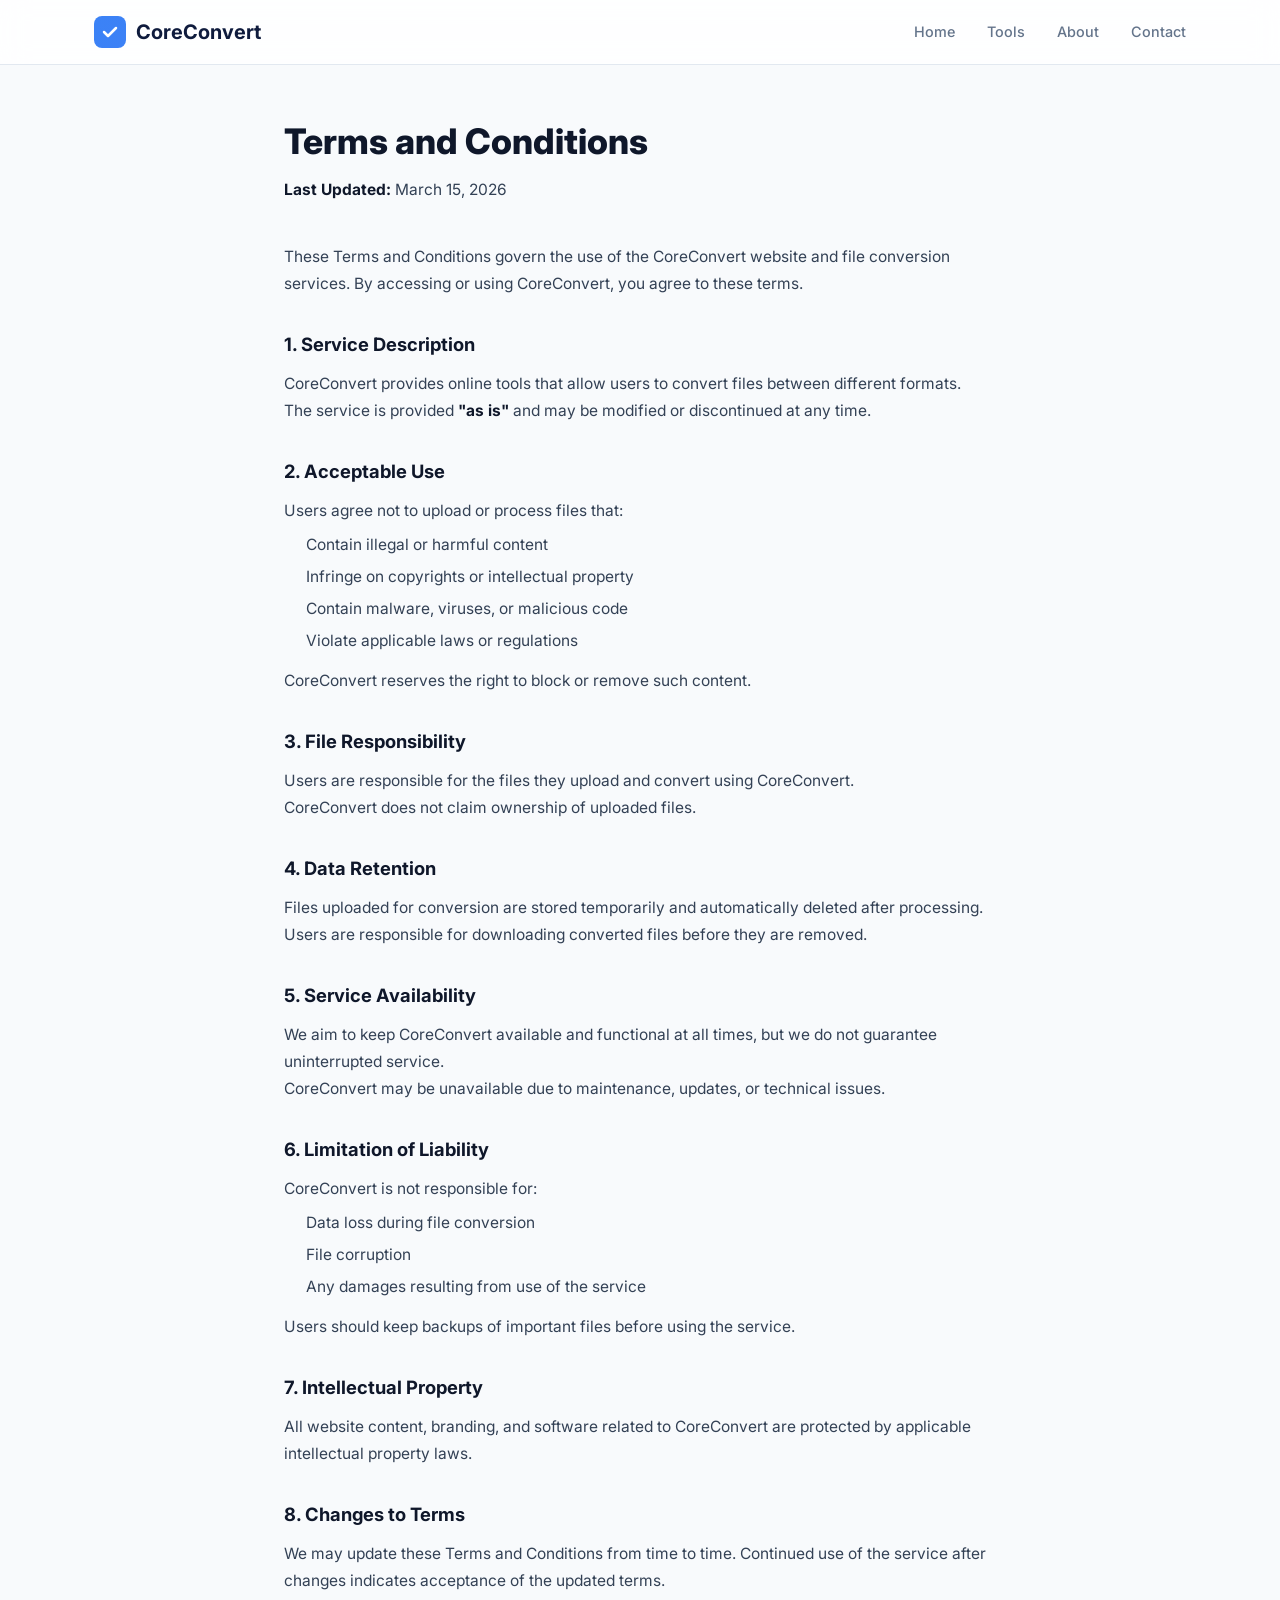
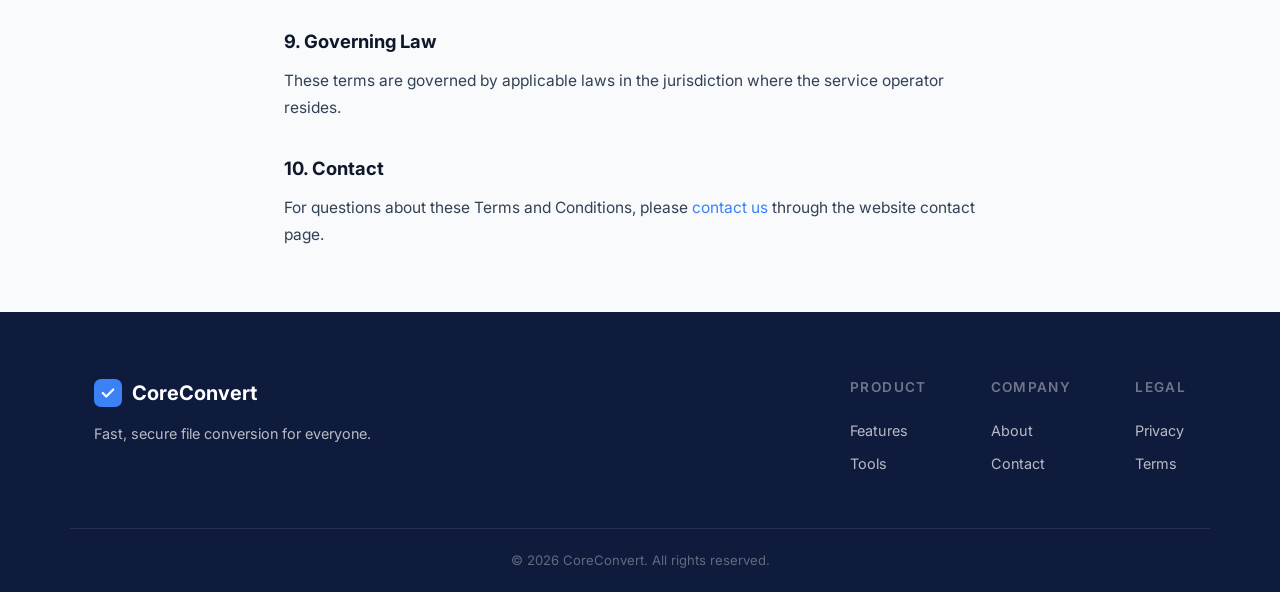
<file: CoreConvert/terms.html>
<!DOCTYPE html>
<html lang="en">
<head>
  <meta charset="UTF-8" />
  <meta name="viewport" content="width=device-width, initial-scale=1.0" />
  <title>Terms and Conditions — CoreConvert</title>
  <link rel="preconnect" href="https://fonts.googleapis.com" />
  <link rel="preconnect" href="https://fonts.gstatic.com" crossorigin />
  <link href="https://fonts.googleapis.com/css2?family=Inter:wght@400;500;600;700;800&display=swap" rel="stylesheet" />
  <link rel="stylesheet" href="css/style.css" />
  <style>
    .policy-wrap {
      max-width: 760px;
      margin: 0 auto;
      padding: 7rem 1.5rem 4rem;
    }
    .policy-wrap h1 {
      font-size: 2.2rem;
      font-weight: 800;
      margin-bottom: 0.25rem;
    }
    .policy-meta {
      color: var(--text-muted, #64748b);
      font-size: 0.9rem;
      margin-bottom: 2.5rem;
    }
    .policy-wrap h2 {
      font-size: 1.15rem;
      font-weight: 700;
      margin: 2rem 0 0.6rem;
      color: var(--text, #0f172a);
    }
    .policy-wrap p,
    .policy-wrap li {
      font-size: 0.97rem;
      line-height: 1.75;
      color: var(--text-muted, #334155);
    }
    .policy-wrap ul {
      padding-left: 1.4rem;
      margin: 0.4rem 0 0.8rem;
    }
    .policy-wrap li { margin-bottom: 0.3rem; }
    .policy-wrap strong { color: var(--text, #0f172a); }
  </style>
</head>
<body>

  <!-- ========== NAVIGATION ========== -->
  <nav class="navbar" id="navbar">
    <div class="container nav-container">
      <a href="index.html" class="nav-logo">
        <svg class="logo-icon" viewBox="0 0 32 32" width="32" height="32" fill="none">
          <rect rx="8" width="32" height="32" fill="url(#lgT)"/>
          <path d="M10 16l4 4 8-8" stroke="#fff" stroke-width="2.5" stroke-linecap="round" stroke-linejoin="round"/>
          <defs><linearGradient id="lgT" x1="0" y1="0" x2="32" y2="32"><stop stop-color="#3b82f6"/><stop offset="1" stop-color="#6366f1"/></linearGradient></defs>
        </svg>
        <span>CoreConvert</span>
      </a>
      <ul class="nav-links" id="navLinks">
        <li><a href="index.html" class="nav-link">Home</a></li>
        <li><a href="index.html#converter" class="nav-link">Tools</a></li>
        <li><a href="index.html#about" class="nav-link">About</a></li>
        <li><a href="contact.html" class="nav-link">Contact</a></li>
      </ul>
      <button class="nav-hamburger" id="navHamburger" aria-label="Toggle menu">
        <span></span><span></span><span></span>
      </button>
    </div>
  </nav>

  <!-- ========== CONTENT ========== -->
  <main class="policy-wrap">
    <h1>Terms and Conditions</h1>
    <p class="policy-meta"><strong>Last Updated:</strong> March 15, 2026</p>

    <p>These Terms and Conditions govern the use of the CoreConvert website and file conversion services. By accessing or using CoreConvert, you agree to these terms.</p>

    <h2>1. Service Description</h2>
    <p>CoreConvert provides online tools that allow users to convert files between different formats.</p>
    <p>The service is provided <strong>"as is"</strong> and may be modified or discontinued at any time.</p>

    <h2>2. Acceptable Use</h2>
    <p>Users agree not to upload or process files that:</p>
    <ul>
      <li>Contain illegal or harmful content</li>
      <li>Infringe on copyrights or intellectual property</li>
      <li>Contain malware, viruses, or malicious code</li>
      <li>Violate applicable laws or regulations</li>
    </ul>
    <p>CoreConvert reserves the right to block or remove such content.</p>

    <h2>3. File Responsibility</h2>
    <p>Users are responsible for the files they upload and convert using CoreConvert.</p>
    <p>CoreConvert does not claim ownership of uploaded files.</p>

    <h2>4. Data Retention</h2>
    <p>Files uploaded for conversion are stored temporarily and automatically deleted after processing.</p>
    <p>Users are responsible for downloading converted files before they are removed.</p>

    <h2>5. Service Availability</h2>
    <p>We aim to keep CoreConvert available and functional at all times, but we do not guarantee uninterrupted service.</p>
    <p>CoreConvert may be unavailable due to maintenance, updates, or technical issues.</p>

    <h2>6. Limitation of Liability</h2>
    <p>CoreConvert is not responsible for:</p>
    <ul>
      <li>Data loss during file conversion</li>
      <li>File corruption</li>
      <li>Any damages resulting from use of the service</li>
    </ul>
    <p>Users should keep backups of important files before using the service.</p>

    <h2>7. Intellectual Property</h2>
    <p>All website content, branding, and software related to CoreConvert are protected by applicable intellectual property laws.</p>

    <h2>8. Changes to Terms</h2>
    <p>We may update these Terms and Conditions from time to time. Continued use of the service after changes indicates acceptance of the updated terms.</p>

    <h2>9. Governing Law</h2>
    <p>These terms are governed by applicable laws in the jurisdiction where the service operator resides.</p>

    <h2>10. Contact</h2>
    <p>For questions about these Terms and Conditions, please <a href="contact.html" style="color:#3b82f6;">contact us</a> through the website contact page.</p>
  </main>

  <!-- ========== FOOTER ========== -->
  <footer class="footer">
    <div class="container footer-inner">
      <div class="footer-brand">
        <a href="index.html" class="nav-logo">
          <svg class="logo-icon" viewBox="0 0 32 32" width="28" height="28" fill="none">
            <rect rx="8" width="32" height="32" fill="url(#lgT2)"/>
            <path d="M10 16l4 4 8-8" stroke="#fff" stroke-width="2.5" stroke-linecap="round" stroke-linejoin="round"/>
            <defs><linearGradient id="lgT2" x1="0" y1="0" x2="32" y2="32"><stop stop-color="#3b82f6"/><stop offset="1" stop-color="#6366f1"/></linearGradient></defs>
          </svg>
          <span>CoreConvert</span>
        </a>
        <p class="footer-tagline">Fast, secure file conversion for everyone.</p>
      </div>
      <div class="footer-links-group">
        <div class="footer-col">
          <h4>Product</h4>
          <ul>
            <li><a href="index.html#features">Features</a></li>
            <li><a href="index.html#converter">Tools</a></li>
          </ul>
        </div>
        <div class="footer-col">
          <h4>Company</h4>
          <ul>
            <li><a href="index.html#about">About</a></li>
            <li><a href="contact.html">Contact</a></li>
          </ul>
        </div>
        <div class="footer-col">
          <h4>Legal</h4>
          <ul>
            <li><a href="privacy.html">Privacy</a></li>
            <li><a href="terms.html">Terms</a></li>
          </ul>
        </div>
      </div>
    </div>
    <div class="container footer-bottom">
      <p>&copy; 2026 CoreConvert. All rights reserved.</p>
    </div>
  </footer>

  <script>
    document.getElementById('navHamburger').addEventListener('click', function () {
      this.classList.toggle('active');
      document.getElementById('navLinks').classList.toggle('active');
    });
    const nb = document.getElementById('navbar');
    window.addEventListener('scroll', () => {
      nb.style.background = window.scrollY > 40 ? 'rgba(255,255,255,.95)' : 'rgba(255,255,255,.82)';
    }, { passive: true });
  </script>
</body>
</html>
</file>
<file: CoreConvert/css/style.css>
/* ============================================================
   CoreConvert — Main Stylesheet
   Design tokens, layout, components, animations, responsive
   ============================================================ */

/* --- CSS Custom Properties (Design Tokens) --- */
:root {
  --clr-primary: #0f1b3d;
  --clr-primary-light: #1e2d5a;
  --clr-accent: #3b82f6;
  --clr-accent-hover: #2563eb;
  --clr-accent-glow: rgba(59, 130, 246, .35);
  --clr-accent-soft: #dbeafe;
  --clr-surface: #f8fafc;
  --clr-card: #ffffff;
  --clr-text: #0f172a;
  --clr-text-secondary: #64748b;
  --clr-border: #e2e8f0;
  --clr-success: #22c55e;
  --clr-success-bg: #dcfce7;

  --font-family: 'Inter', system-ui, -apple-system, sans-serif;
  --radius-sm: 8px;
  --radius-md: 12px;
  --radius-lg: 20px;
  --radius-pill: 100px;

  --shadow-sm: 0 1px 3px rgba(15, 27, 61, .06);
  --shadow-md: 0 4px 16px rgba(15, 27, 61, .08);
  --shadow-lg: 0 12px 40px rgba(15, 27, 61, .12);
  --shadow-glow: 0 0 24px var(--clr-accent-glow);

  --transition: .3s cubic-bezier(.4,0,.2,1);
}

/* --- Reset & Base --- */
*, *::before, *::after { box-sizing: border-box; margin: 0; padding: 0; }

html {
  scroll-behavior: smooth;
  font-size: 16px;
}

body {
  font-family: var(--font-family);
  color: var(--clr-text);
  background: var(--clr-surface);
  line-height: 1.7;
  -webkit-font-smoothing: antialiased;
  overflow-x: hidden;
}

img, svg { display: block; max-width: 100%; }
a { text-decoration: none; color: inherit; }
ul { list-style: none; }
button { cursor: pointer; border: none; font-family: inherit; }

/* Screen-reader only (accessible labels) */
.sr-only {
  position: absolute; width: 1px; height: 1px;
  padding: 0; margin: -1px; overflow: hidden;
  clip: rect(0,0,0,0); border: 0;
}

/* --- Container --- */
.container {
  width: 100%;
  max-width: 1140px;
  margin: 0 auto;
  padding: 0 24px;
}

/* ------------------------------------------------------------------
   SECTION COMMON STYLES
   ------------------------------------------------------------------ */
.section-tag {
  display: inline-block;
  font-size: .8rem;
  font-weight: 600;
  text-transform: uppercase;
  letter-spacing: .12em;
  color: var(--clr-accent);
  background: var(--clr-accent-soft);
  padding: 6px 16px;
  border-radius: var(--radius-pill);
  margin-bottom: 12px;
}

.section-title {
  font-size: 2.25rem;
  font-weight: 800;
  line-height: 1.2;
  margin-bottom: 12px;
  color: var(--clr-primary);
}

.section-subtitle {
  font-size: 1.1rem;
  color: var(--clr-text-secondary);
  max-width: 560px;
  margin: 0 auto 48px;
}

section:not(.hero) {
  padding: 100px 0;
  text-align: center;
}

/* ------------------------------------------------------------------
   NAVBAR
   ------------------------------------------------------------------ */
.navbar {
  position: fixed;
  top: 0; left: 0; right: 0;
  z-index: 1000;
  background: rgba(255,255,255,.82);
  backdrop-filter: blur(14px);
  -webkit-backdrop-filter: blur(14px);
  border-bottom: 1px solid var(--clr-border);
  transition: background var(--transition);
}

.nav-container {
  display: flex;
  align-items: center;
  justify-content: space-between;
  height: 64px;
}

.nav-logo {
  display: flex;
  align-items: center;
  gap: 10px;
  font-size: 1.25rem;
  font-weight: 700;
  color: var(--clr-primary);
}

.nav-links {
  display: flex;
  gap: 32px;
}

.nav-link {
  font-size: .9rem;
  font-weight: 500;
  color: var(--clr-text-secondary);
  position: relative;
  transition: color var(--transition);
}

.nav-link::after {
  content: '';
  position: absolute;
  bottom: -4px; left: 0;
  width: 0; height: 2px;
  background: var(--clr-accent);
  transition: width var(--transition);
}

.nav-link:hover, .nav-link.active {
  color: var(--clr-accent);
}

.nav-link:hover::after, .nav-link.active::after {
  width: 100%;
}

/* Hamburger */
.nav-hamburger {
  display: none;
  flex-direction: column;
  gap: 5px;
  background: transparent;
  padding: 4px;
}

.nav-hamburger span {
  display: block;
  width: 24px; height: 2px;
  background: var(--clr-primary);
  border-radius: 2px;
  transition: var(--transition);
}

.nav-hamburger.active span:nth-child(1) {
  transform: translateY(7px) rotate(45deg);
}
.nav-hamburger.active span:nth-child(2) {
  opacity: 0;
}
.nav-hamburger.active span:nth-child(3) {
  transform: translateY(-7px) rotate(-45deg);
}

/* ------------------------------------------------------------------
   HERO
   ------------------------------------------------------------------ */
.hero {
  position: relative;
  min-height: 100vh;
  display: flex;
  align-items: center;
  justify-content: center;
  text-align: center;
  overflow: hidden;
  padding: 120px 24px 80px;
}

/* Animated gradient background */
.hero-bg {
  position: absolute;
  inset: 0;
  background: linear-gradient(135deg, #0f1b3d 0%, #1e3a6e 40%, #3b82f6 100%);
  background-size: 200% 200%;
  animation: heroGradient 12s ease infinite;
  z-index: 0;
}

.hero-bg::after {
  content: '';
  position: absolute;
  inset: 0;
  background: radial-gradient(circle at 60% 40%, rgba(99,102,241,.25) 0%, transparent 60%);
}

@keyframes heroGradient {
  0%, 100% { background-position: 0% 50%; }
  50%      { background-position: 100% 50%; }
}

.hero-content {
  position: relative;
  z-index: 1;
}

.hero-badge {
  display: inline-block;
  font-size: .8rem;
  font-weight: 600;
  color: #e0e7ff;
  background: rgba(255,255,255,.1);
  border: 1px solid rgba(255,255,255,.15);
  border-radius: var(--radius-pill);
  padding: 6px 18px;
  margin-bottom: 28px;
}

.hero-title {
  font-size: 4.5rem;
  font-weight: 800;
  line-height: 1.05;
  color: #fff;
  margin-bottom: 18px;
  letter-spacing: -1px;
}

.hero-subtitle {
  font-size: 1.25rem;
  color: rgba(255,255,255,.72);
  max-width: 520px;
  margin: 0 auto 36px;
  line-height: 1.6;
}

.hero-cta {
  font-size: 1.05rem;
  margin-bottom: 48px;
}

.hero-stats {
  display: inline-flex;
  align-items: center;
  gap: 32px;
  background: rgba(255,255,255,.08);
  border: 1px solid rgba(255,255,255,.12);
  border-radius: var(--radius-md);
  padding: 18px 36px;
}

.stat { display: flex; flex-direction: column; align-items: center; }
.stat-number { font-size: 1.5rem; font-weight: 700; color: #fff; }
.stat-label  { font-size: .8rem; color: rgba(255,255,255,.55); text-transform: uppercase; letter-spacing: .08em; }
.stat-divider { width: 1px; height: 36px; background: rgba(255,255,255,.15); }

/* ------------------------------------------------------------------
   BUTTONS
   ------------------------------------------------------------------ */
.btn {
  display: inline-flex;
  align-items: center;
  gap: 8px;
  padding: 14px 32px;
  font-size: .95rem;
  font-weight: 600;
  border-radius: var(--radius-pill);
  transition: all var(--transition);
}

.btn-primary {
  background: linear-gradient(135deg, var(--clr-accent), #6366f1);
  color: #fff;
  box-shadow: 0 4px 14px var(--clr-accent-glow);
}

.btn-primary:hover {
  transform: translateY(-2px);
  box-shadow: 0 8px 28px var(--clr-accent-glow);
}

.btn-outline {
  background: transparent;
  color: var(--clr-accent);
  border: 2px solid var(--clr-accent);
}

.btn-outline:hover {
  background: var(--clr-accent);
  color: #fff;
}

/* ------------------------------------------------------------------
   FEATURES
   ------------------------------------------------------------------ */
.features { background: var(--clr-card); }

.features-grid {
  display: grid;
  grid-template-columns: repeat(4, 1fr);
  gap: 28px;
}

.feature-card {
  background: var(--clr-surface);
  border: 1px solid var(--clr-border);
  border-radius: var(--radius-md);
  padding: 36px 28px;
  text-align: left;
  transition: transform var(--transition), box-shadow var(--transition);
}

.feature-card:hover {
  transform: translateY(-6px);
  box-shadow: var(--shadow-lg);
}

.feature-icon-wrap {
  display: inline-flex;
  align-items: center;
  justify-content: center;
  width: 52px; height: 52px;
  border-radius: var(--radius-sm);
  background: var(--clr-accent-soft);
  color: var(--clr-accent);
  margin-bottom: 20px;
}

.feature-card h3 {
  font-size: 1.05rem;
  font-weight: 700;
  margin-bottom: 8px;
  color: var(--clr-primary);
}

.feature-card p {
  font-size: .9rem;
  color: var(--clr-text-secondary);
  line-height: 1.6;
}

/* ------------------------------------------------------------------
   CONVERTER TOOL
   ------------------------------------------------------------------ */
.converter { background: var(--clr-surface); }

.converter-card {
  max-width: 680px;
  margin: 0 auto;
  background: var(--clr-card);
  border: 1px solid var(--clr-border);
  border-radius: var(--radius-lg);
  padding: 40px;
  box-shadow: var(--shadow-md);
}

/* Drop zone */
.drop-zone {
  border: 2px dashed var(--clr-border);
  border-radius: var(--radius-md);
  padding: 48px 24px;
  text-align: center;
  transition: border-color var(--transition), background var(--transition);
  margin-bottom: 24px;
  cursor: pointer;
}

.drop-zone.dragover {
  border-color: var(--clr-accent);
  background: var(--clr-accent-soft);
}

.drop-zone-icon { margin: 0 auto 14px; }

.drop-zone-text {
  font-size: 1rem;
  font-weight: 600;
  color: var(--clr-primary);
  margin-bottom: 4px;
}

.drop-zone-or {
  display: block;
  font-size: .8rem;
  color: var(--clr-text-secondary);
  margin: 10px 0;
}

.drop-zone-hint {
  font-size: .78rem;
  color: var(--clr-text-secondary);
  margin-top: 14px;
}

/* File info (shown after selecting a file) */
.file-info {
  display: flex;
  align-items: center;
  gap: 14px;
  padding: 14px 18px;
  text-align: left;
}

.file-info-icon { flex-shrink: 0; }

.file-info-details {
  display: flex;
  flex-direction: column;
  min-width: 0;
}

.file-info-name {
  font-weight: 600;
  font-size: .95rem;
  color: var(--clr-primary);
  white-space: nowrap;
  overflow: hidden;
  text-overflow: ellipsis;
}

.file-info-size {
  font-size: .8rem;
  color: var(--clr-text-secondary);
}

.file-info-remove {
  margin-left: auto;
  background: transparent;
  font-size: 1.4rem;
  color: var(--clr-text-secondary);
  transition: color var(--transition);
}

.file-info-remove:hover { color: #ef4444; }

/* Controls row */
.converter-controls {
  display: flex;
  gap: 14px;
}

.select-wrapper {
  flex: 1;
}

.format-select {
  width: 100%;
  padding: 14px 18px;
  font-size: .95rem;
  font-family: var(--font-family);
  font-weight: 500;
  border: 2px solid var(--clr-border);
  border-radius: var(--radius-md);
  background: var(--clr-surface);
  color: var(--clr-text);
  appearance: none;
  background-image: url("data:image/svg+xml,%3Csvg width='12' height='8' viewBox='0 0 12 8' fill='none' xmlns='http://www.w3.org/2000/svg'%3E%3Cpath d='M1 1.5l5 5 5-5' stroke='%2364748b' stroke-width='1.5' stroke-linecap='round' stroke-linejoin='round'/%3E%3C/svg%3E");
  background-repeat: no-repeat;
  background-position: right 16px center;
  cursor: pointer;
  transition: border-color var(--transition);
}

.format-select:focus {
  outline: none;
  border-color: var(--clr-accent);
}

.btn-convert {
  white-space: nowrap;
}

/* Progress bar */
.progress-wrapper {
  display: flex;
  align-items: center;
  gap: 14px;
  margin-top: 20px;
}

.progress-bar {
  flex: 1;
  height: 10px;
  background: var(--clr-surface);
  border-radius: var(--radius-pill);
  overflow: hidden;
  border: 1px solid var(--clr-border);
}

.progress-fill {
  height: 100%;
  width: 0%;
  border-radius: var(--radius-pill);
  background: linear-gradient(90deg, var(--clr-accent), #6366f1);
  background-size: 200% 100%;
  animation: progressStripe 1s linear infinite;
  transition: width .25s ease;
}

@keyframes progressStripe {
  0%   { background-position: 200% 0; }
  100% { background-position: 0 0; }
}

.progress-text {
  font-size: .85rem;
  font-weight: 600;
  color: var(--clr-accent);
  min-width: 38px;
  text-align: right;
}

/* Toast message */
.toast {
  display: flex;
  align-items: center;
  gap: 10px;
  margin-top: 20px;
  padding: 14px 20px;
  background: var(--clr-success-bg);
  border: 1px solid var(--clr-success);
  border-radius: var(--radius-md);
  font-weight: 600;
  font-size: .95rem;
  color: #15803d;
  animation: toastIn .4s ease;
}

@keyframes toastIn {
  from { opacity: 0; transform: translateY(8px); }
  to   { opacity: 1; transform: translateY(0); }
}

/* Download button inside toast */
.btn-download {
  margin-left: auto;
  padding: 10px 22px;
  font-size: .88rem;
  font-weight: 600;
  border-radius: var(--radius-pill);
  background: var(--clr-success);
  color: #fff;
  display: inline-flex;
  align-items: center;
  gap: 6px;
  transition: background var(--transition), transform var(--transition);
  white-space: nowrap;
}

.btn-download:hover {
  background: #16a34a;
  transform: translateY(-1px);
}

/* ------------------------------------------------------------------
   SUPPORTED CONVERSIONS
   ------------------------------------------------------------------ */
.conversions { background: var(--clr-card); }

.conversions-grid {
  display: grid;
  grid-template-columns: repeat(3, 1fr);
  gap: 24px;
  text-align: left;
}

.conversion-card {
  background: var(--clr-surface);
  border: 1px solid var(--clr-border);
  border-radius: var(--radius-md);
  padding: 28px;
  transition: transform var(--transition), box-shadow var(--transition);
}

.conversion-card:hover {
  transform: translateY(-4px);
  box-shadow: var(--shadow-lg);
}

.conv-icons {
  display: flex;
  align-items: center;
  gap: 10px;
  margin-bottom: 14px;
}

.conv-badge {
  display: inline-flex;
  align-items: center;
  justify-content: center;
  padding: 5px 14px;
  font-size: .78rem;
  font-weight: 700;
  border-radius: var(--radius-sm);
  text-transform: uppercase;
  letter-spacing: .04em;
}

.conv-badge.from {
  background: var(--clr-accent-soft);
  color: var(--clr-accent);
}

.conv-badge.to {
  background: #dcfce7;
  color: #16a34a;
}

.conv-arrow { color: var(--clr-text-secondary); flex-shrink: 0; }

.conversion-card p {
  font-size: .88rem;
  color: var(--clr-text-secondary);
  line-height: 1.6;
}

/* ------------------------------------------------------------------
   ABOUT
   ------------------------------------------------------------------ */
.about { background: var(--clr-surface); }

.about-inner {
  display: flex;
  align-items: center;
  gap: 64px;
}

.about-text {
  flex: 1;
  text-align: left;
}

.about-text .section-title {
  font-size: 2rem;
}

.about-text p {
  color: var(--clr-text-secondary);
  margin-bottom: 16px;
  line-height: 1.7;
}

.about-text .btn { margin-top: 12px; }

.about-visual {
  flex: 0 0 280px;
  display: flex;
  justify-content: center;
}

.about-illustration {
  background: var(--clr-card);
  border: 1px solid var(--clr-border);
  border-radius: var(--radius-lg);
  padding: 32px;
  box-shadow: var(--shadow-md);
}

/* ------------------------------------------------------------------
   FOOTER
   ------------------------------------------------------------------ */
.footer {
  background: var(--clr-primary);
  color: rgba(255,255,255,.7);
  padding: 64px 0 0;
}

.footer-inner {
  display: flex;
  justify-content: space-between;
  gap: 48px;
  padding-bottom: 48px;
  border-bottom: 1px solid rgba(255,255,255,.1);
}

.footer-brand .nav-logo span { color: #fff; }

.footer-tagline {
  margin-top: 12px;
  font-size: .9rem;
}

.footer-links-group {
  display: flex;
  gap: 64px;
}

.footer-col h4 {
  font-size: .85rem;
  font-weight: 600;
  text-transform: uppercase;
  letter-spacing: .1em;
  color: rgba(255,255,255,.4);
  margin-bottom: 16px;
}

.footer-col a {
  display: block;
  font-size: .9rem;
  padding: 4px 0;
  color: rgba(255,255,255,.7);
  transition: color var(--transition);
}

.footer-col a:hover { color: #fff; }

.footer-bottom {
  text-align: center;
  padding: 20px 0;
  font-size: .82rem;
  color: rgba(255,255,255,.35);
}

/* ------------------------------------------------------------------
   SCROLL REVEAL ANIMATIONS
   ------------------------------------------------------------------ */
.reveal {
  opacity: 0;
  transform: translateY(30px);
  transition: opacity .7s ease, transform .7s ease;
}

.reveal.visible {
  opacity: 1;
  transform: translateY(0);
}

/* ------------------------------------------------------------------
   RESPONSIVE — ≤ 1024px
   ------------------------------------------------------------------ */
@media (max-width: 1024px) {
  .features-grid {
    grid-template-columns: repeat(2, 1fr);
  }
}

/* ------------------------------------------------------------------
   RESPONSIVE — ≤ 768px (mobile)
   ------------------------------------------------------------------ */
@media (max-width: 768px) {
  /* Nav */
  .nav-hamburger { display: flex; }

  .nav-links {
    position: fixed;
    top: 64px; left: 0; right: 0;
    flex-direction: column;
    gap: 0;
    background: var(--clr-card);
    border-bottom: 1px solid var(--clr-border);
    max-height: 0;
    overflow: hidden;
    transition: max-height .35s ease;
  }

  .nav-links.active {
    max-height: 260px;
  }

  .nav-link {
    display: block;
    padding: 14px 24px;
    font-size: 1rem;
  }

  .nav-link::after { display: none; }

  /* Hero */
  .hero-title { font-size: 2.75rem; }
  .hero-subtitle { font-size: 1.05rem; }

  .hero-stats {
    flex-direction: column;
    gap: 16px;
    padding: 20px 28px;
  }

  .stat-divider { width: 48px; height: 1px; }

  /* Sections */
  .section-title { font-size: 1.75rem; }

  /* Features */
  .features-grid { grid-template-columns: 1fr; }

  /* Conversions */
  .conversions-grid { grid-template-columns: 1fr; }

  /* Converter */
  .converter-card { padding: 24px; }

  .converter-controls {
    flex-direction: column;
  }

  /* About */
  .about-inner {
    flex-direction: column;
    gap: 32px;
  }

  .about-text { text-align: center; }

  /* Footer */
  .footer-inner {
    flex-direction: column;
    align-items: flex-start;
    gap: 32px;
  }

  .footer-links-group {
    width: 100%;
    justify-content: space-between;
    gap: 24px;
  }
}
</file>
